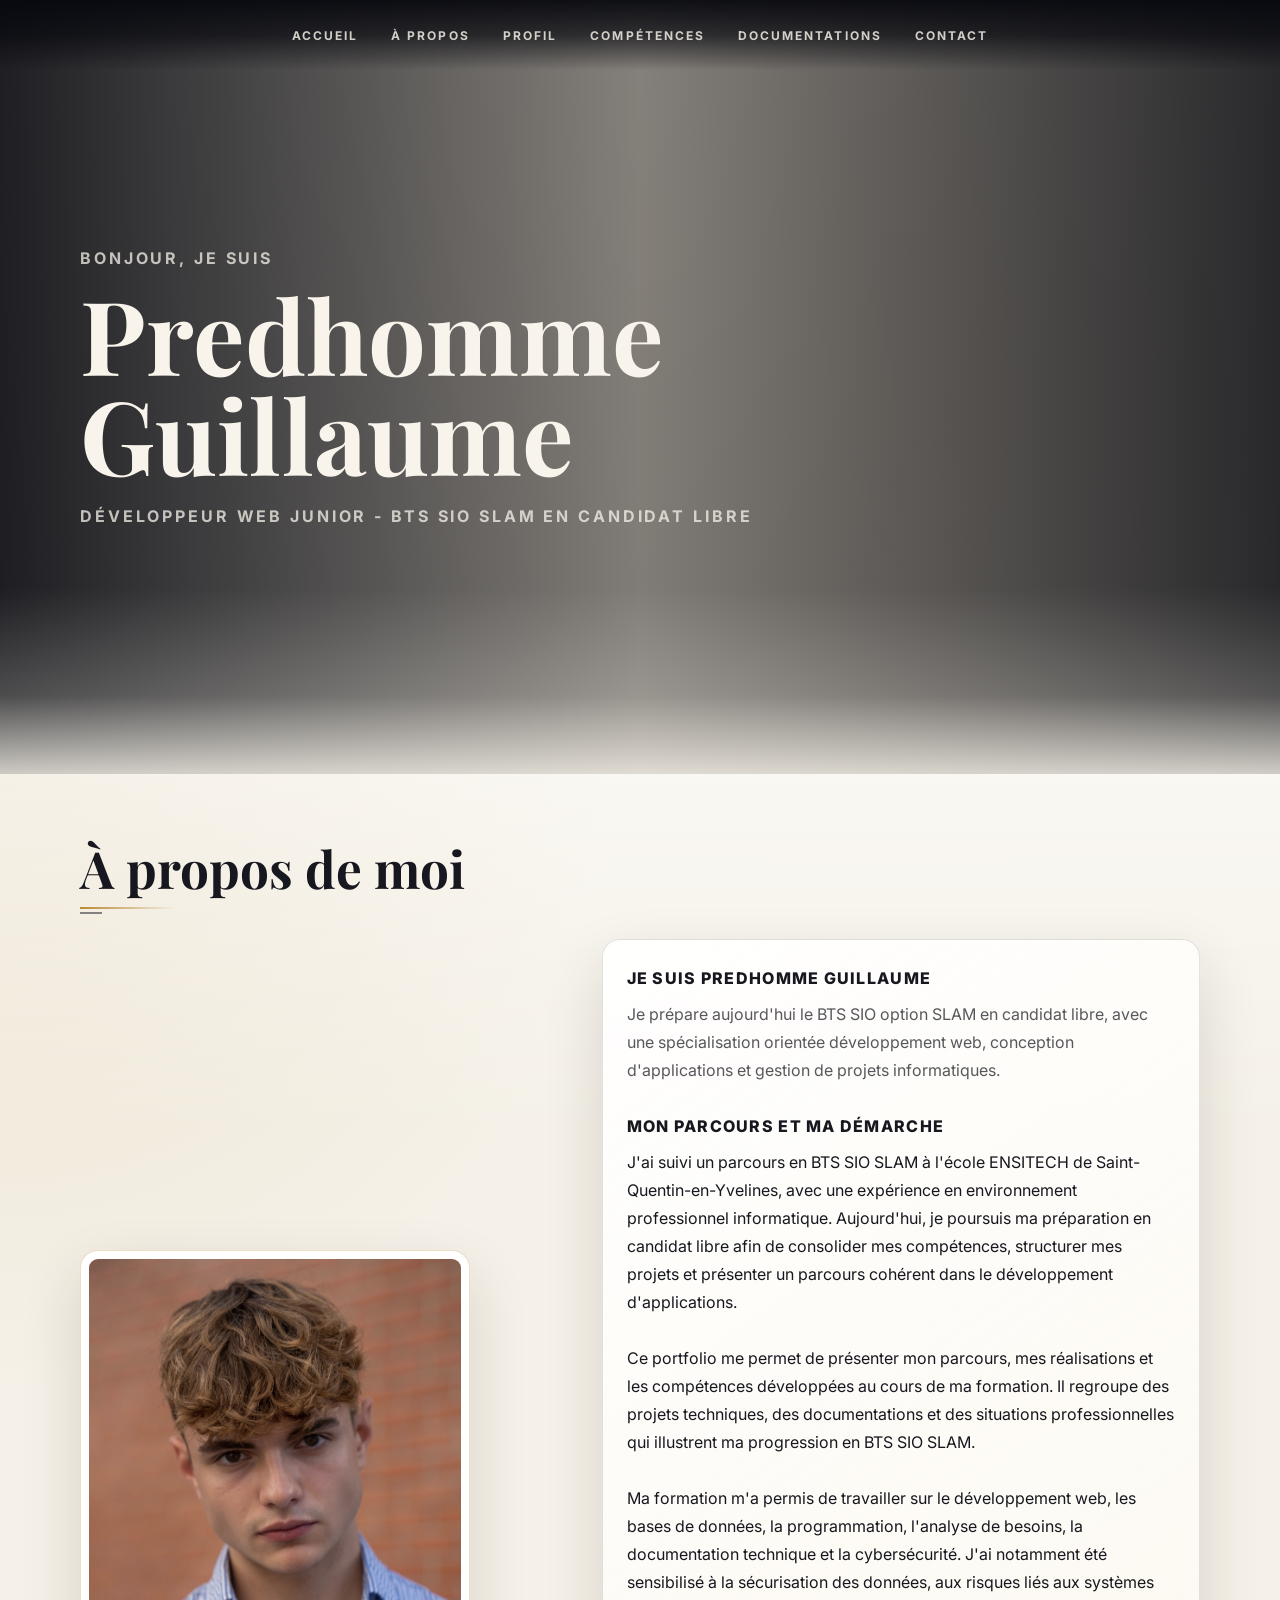
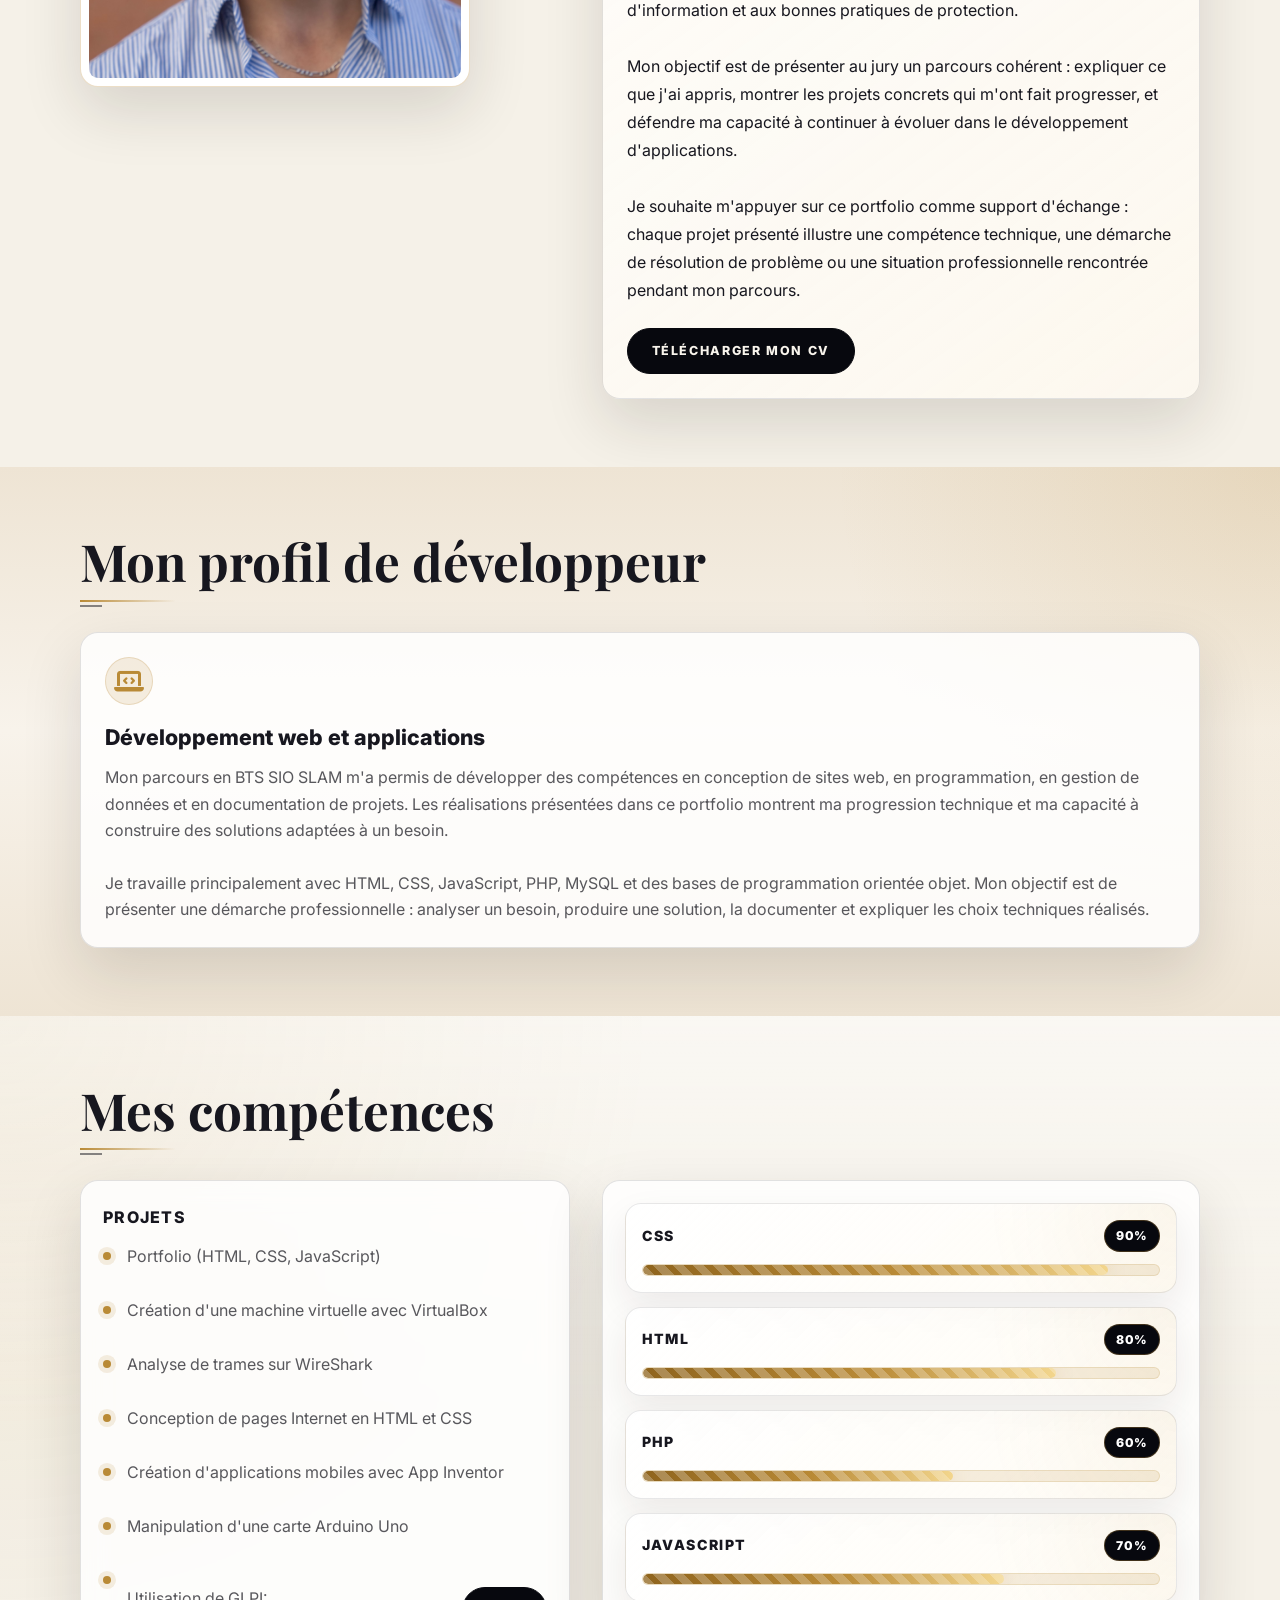
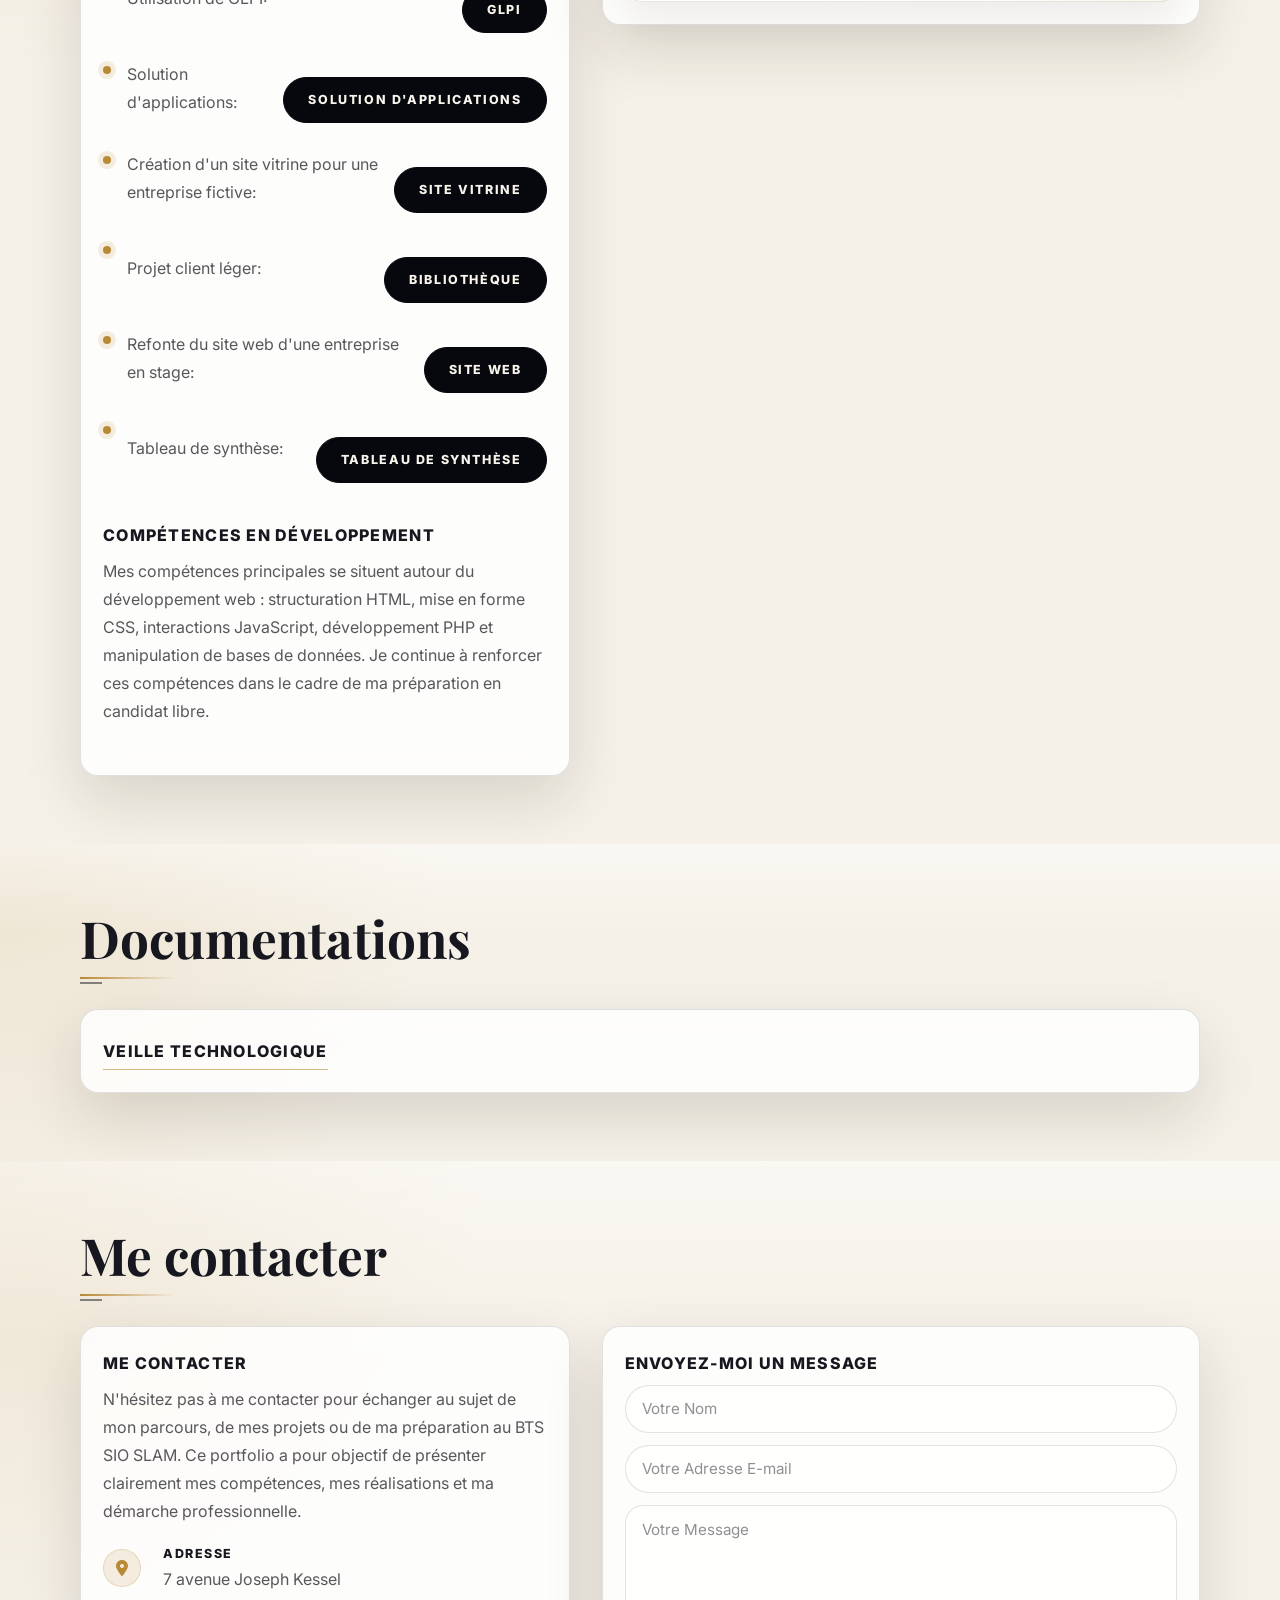
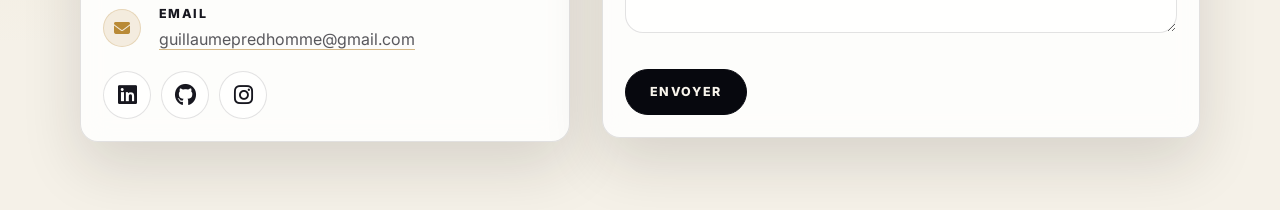
<file: index.html>
<!DOCTYPE html>
<html lang="fr">

<head>
  <meta charset="UTF-8">
  <meta name="viewport" content="width=device-width, initial-scale=1.0">
  <meta http-equiv="X-UA-Compatible" content="IE=edge,chrome=1">
  <meta name="keywords" content="BTS SIO, SLAM, portfolio, développement web, programmation, projets informatiques">
  <meta name="description" content="Portfolio de Guillaume Predhomme, candidat libre au BTS SIO option SLAM, présentant son parcours, ses compétences et ses projets informatiques.">
  <meta name="author" content="Predhomme Guillaume">
  <title>Predhomme Guillaume | Portfolio BTS SIO SLAM</title>
  <link rel="stylesheet" href="CSS portfolio.css">
  <link rel="stylesheet" href="https://cdnjs.cloudflare.com/ajax/libs/font-awesome/6.5.0/css/all.min.css">
  <script src="Javascript1.js"></script>



</head>


<body>


  <div class="scroll-up-btn">
    <i class="fas fa-angle-up"></i>
  </div>


  <nav class="navbar">
    <div class="max-width">
      <ul class="menu">
        <li><a href="#home" class="menu-btn"><strong>Accueil</strong></a></li>
        <li><a href="#about" class="menu-btn"><strong>À propos</strong></a></li>
        <li><a href="#services" class="menu-btn"><strong>Profil</strong></a></li>
        <li><a href="#skills" class="menu-btn"><strong>Compétences</strong></a></li>
        <li><a href="#documentations" class="menu-btn"><strong>Documentations</strong></a></li>
        <li><a href="#contact" class="menu-btn"><strong>Contact</strong></a></li>

      </ul>
      <div class="menu-btn">
        <i class="fas fa-bars"></i>
      </div>
    </div>
  </nav>



  <section class="home" id="home">
    <div class="max-width">
      <div class="home-content">
        <div class="text-1">Bonjour, je suis</div>
        <div class="text-2">Predhomme Guillaume</div>
        <div class="text-3">Développeur web junior - BTS SIO SLAM en candidat libre <span class="typing"></span></div>
      </div>
    </div>
  </section>



  <section class="about" id="about">
    <div class="max-width">
      <h2 class="title">À propos de moi</h2>
      <div class="about-content">
        <div class="column left">
          <img src="photo13 - Copy.jpg" alt="Photo1">
        </div>
        <div class="column right">
          <div class="text">Je suis Predhomme Guillaume <span class="typing-2"></span></div>
          <p>Je prépare aujourd'hui le BTS SIO option SLAM en candidat libre, avec une spécialisation orientée développement web, conception d'applications et gestion de projets informatiques.</p>
          <br>
          <div class="text">Mon parcours et ma démarche</div>
          J'ai suivi un parcours en BTS SIO SLAM à l'école ENSITECH de Saint-Quentin-en-Yvelines, avec une expérience en environnement professionnel informatique. Aujourd'hui, je poursuis ma préparation en candidat libre afin de consolider mes compétences, structurer mes projets et présenter un parcours cohérent dans le développement d'applications.<br>

<br>Ce portfolio me permet de présenter mon parcours, mes réalisations et les compétences développées au cours de ma formation. Il regroupe des projets techniques, des documentations et des situations professionnelles qui illustrent ma progression en BTS SIO SLAM.<br>

<br>Ma formation m'a permis de travailler sur le développement web, les bases de données, la programmation, l'analyse de besoins, la documentation technique et la cybersécurité. J'ai notamment été sensibilisé à la sécurisation des données, aux risques liés aux systèmes d'information et aux bonnes pratiques de protection.<br>

<br>Mon objectif est de présenter au jury un parcours cohérent : expliquer ce que j'ai appris, montrer les projets concrets qui m'ont fait progresser, et défendre ma capacité à continuer à évoluer dans le développement d'applications.<br>

<br>Je souhaite m'appuyer sur ce portfolio comme support d'échange : chaque projet présenté illustre une compétence technique, une démarche de résolution de problème ou une situation professionnelle rencontrée pendant mon parcours.<br>

         <a href="template__ensitech (3).pdf" target="_blank">Télécharger mon CV</a>
        </div>
      </div>
    </div>
  </section>



  <section class="services" id="services">
    <div class="max-width">
      <h2 class="title">Mon profil de développeur</h2>
      <div class="serv-content">
        <div class="card">
          <div class="box">
            <i class="fas fa-laptop-code"></i>
            <div class="text">Développement web et applications</div>
            <p>Mon parcours en BTS SIO SLAM m'a permis de développer des compétences en conception de sites web, en programmation, en gestion de données et en documentation de projets. Les réalisations présentées dans ce portfolio montrent ma progression technique et ma capacité à construire des solutions adaptées à un besoin.
            <br>
            <br>
              Je travaille principalement avec HTML, CSS, JavaScript, PHP, MySQL et des bases de programmation orientée objet. Mon objectif est de présenter une démarche professionnelle : analyser un besoin, produire une solution, la documenter et expliquer les choix techniques réalisés.</p>
          </div>

        </div>
      </div>
    </div>
  </section>


  <section class="skills" id="skills">
    <div class="max-width">
      <h2 class="title">Mes compétences</h2>
      <div class="skills-content">
        <div class="column left">
          <div class="text">Projets</div>

          <ul class="projects-list">
            <li class="projet">Portfolio (HTML, CSS, JavaScript)</li>
            <li class="projet">Création d'une machine virtuelle avec VirtualBox</li>
            <li class="projet">Analyse de trames sur WireShark</li>
            <li class="projet">Conception de pages Internet en HTML et CSS</li>
            <li class="projet">Création d'applications mobiles avec App Inventor</li>
            <li class="projet">Manipulation d'une carte Arduino Uno</li>
            <li class="projet">Utilisation de GLPI:
              <a href="GLPI TP SLAM PREDHOMME G (1).pdf" target="_blank"> GLPI</a></li>
              <li class="projet">Solution d'applications:
                <a href="Solutions_Applications_ap2.pdf" target="_blank"> Solution d'applications</a></li>
            <li class="projet">Création d'un site vitrine pour une entreprise fictive:
              <a href="TheEthernityCloud.pdf" target="_blank">Site vitrine </a> </li>
             <li class="projet">Projet client léger:
                <a href="doc.pdf" target="_blank">Bibliothèque</a></li>

             <li class="projet">Refonte du site web d'une entreprise en stage:
              <a href="Stage compte rendu.pdf" target="_blank">site web </a> </li>
              <li class="projet">Tableau de synthèse:
                <a href="Tableau de synthese fini.pdf" target="_blank">Tableau de synthèse </a> </li>




          </ul>

          <br>
          <div class="text">Compétences en développement</div>

          <p>
            Mes compétences principales se situent autour du développement web : structuration HTML, mise en forme CSS, interactions JavaScript, développement PHP et manipulation de bases de données. Je continue à renforcer ces compétences dans le cadre de ma préparation en candidat libre.
          </p>
          <br>
        </div>
        <div class="column right">
          <div class="bars">
            <div class="info">
              <span>CSS</span>
              <span>90%</span>
            </div>
            <div class="line python"></div>
          </div>
          <div class="bars">
            <div class="info">
              <span>HTML</span>
              <span>80%</span>
            </div>
            <div class="line html"></div>
          </div>
          <div class="bars">
            <div class="info">
              <span>PHP</span>
              <span>60%</span>
            </div>
            <div class="line css"></div>
          </div>
          <div class="bars">
            <div class="info">
              <span>JavaScript</span>
              <span>70%</span>
            </div>
            <div class="line js"></div>
          </div>


          </div>
        </div>
      </div>
  </section>

  <section class="documentations" id="documentations">
    <div class="max-width">
      <h2 class="title">Documentations</h2>
      <div class="documentations-content">
        <nav>
          <ul>
            <li><a href="Veilles technologique.html">Veille technologique</a></li>
          </ul>
        </nav>
      </div>
    </div>
  </section>




  <section class="contact" id="contact">
  <div class="max-width">
    <h2 class="title">Me contacter</h2>
    <div class="contact-content">
      <div class="column left">
        <div class="text">Me contacter</div>
        <p>N'hésitez pas à me contacter pour échanger au sujet de mon parcours, de mes projets ou de ma préparation au BTS SIO SLAM. Ce portfolio a pour objectif de présenter clairement mes compétences, mes réalisations et ma démarche professionnelle.</p>
        <div class="icons">
          <div class="row">
            <div class="info">
              <div class="head">&nbsp;Adresse</div>
              <div class="sub-title">&nbsp;7 avenue Joseph Kessel</div>
            </div>
          </div>
          <div class="row">
            <i class="fa-solid"></i>
            <div class="info">
              <div class="head">Email</div>
              <div class="sub-title"><a href="mailto:guillaumepredhomme@gmail.com" style="text-decoration: none; color: #333;">guillaumepredhomme@gmail.com</a></div>
            </div>
          </div>

        </div>
        <div class="social-menu">
          <ul>
  <li>
    <a href="https://www.linkedin.com/in/guillaume-predhomme-29634222a/" target="_blank">
      <i class="fab fa-linkedin"></i>
    </a>
  </li>
  <li>
    <a href="https://github.com/Gui0001" target="_blank">
      <i class="fab fa-github"></i>
    </a>
  </li>
  <li>
    <a href="https://www.instagram.com/gui.prdhm/" target="_blank">
      <i class="fab fa-instagram"></i>
    </a>
  </li>
</ul>

        </div>
      </div>
      <div class="column right">
        <div class="text">Envoyez-moi un message</div>
        <form id="contact-form" action="mailto:guillaumepredhomme@gmail.com" method="POST" enctype="multipart/form-data">
          <input type="text" name="name" class="field" placeholder="Votre Nom" required>
          <input type="email" name="email" class="field" placeholder="Votre Adresse E-mail" required>
          <textarea name="message" class="field" placeholder="Votre Message" required></textarea>
          <input type="submit" value="Envoyer" class="btn">
        </form>
      </div>
    </div>
  </div>
</section>







</body>


</html>
</file>
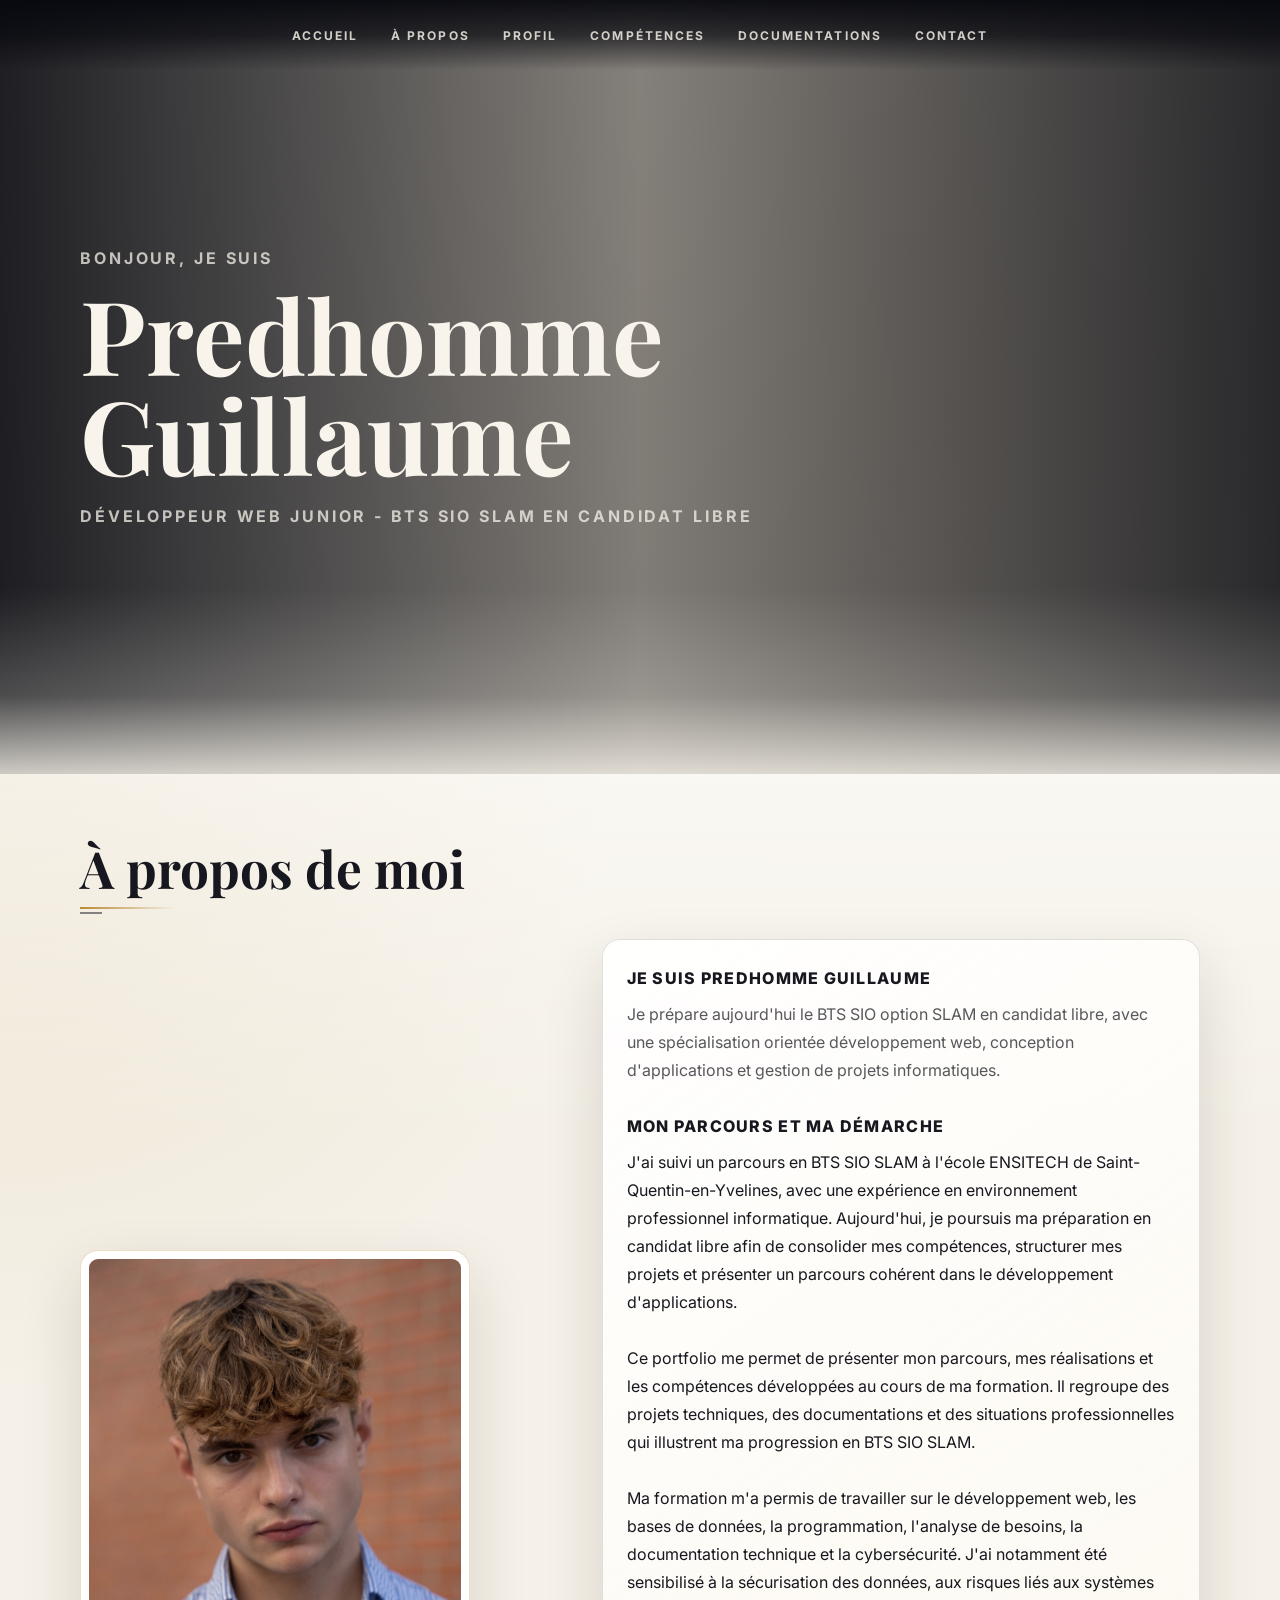
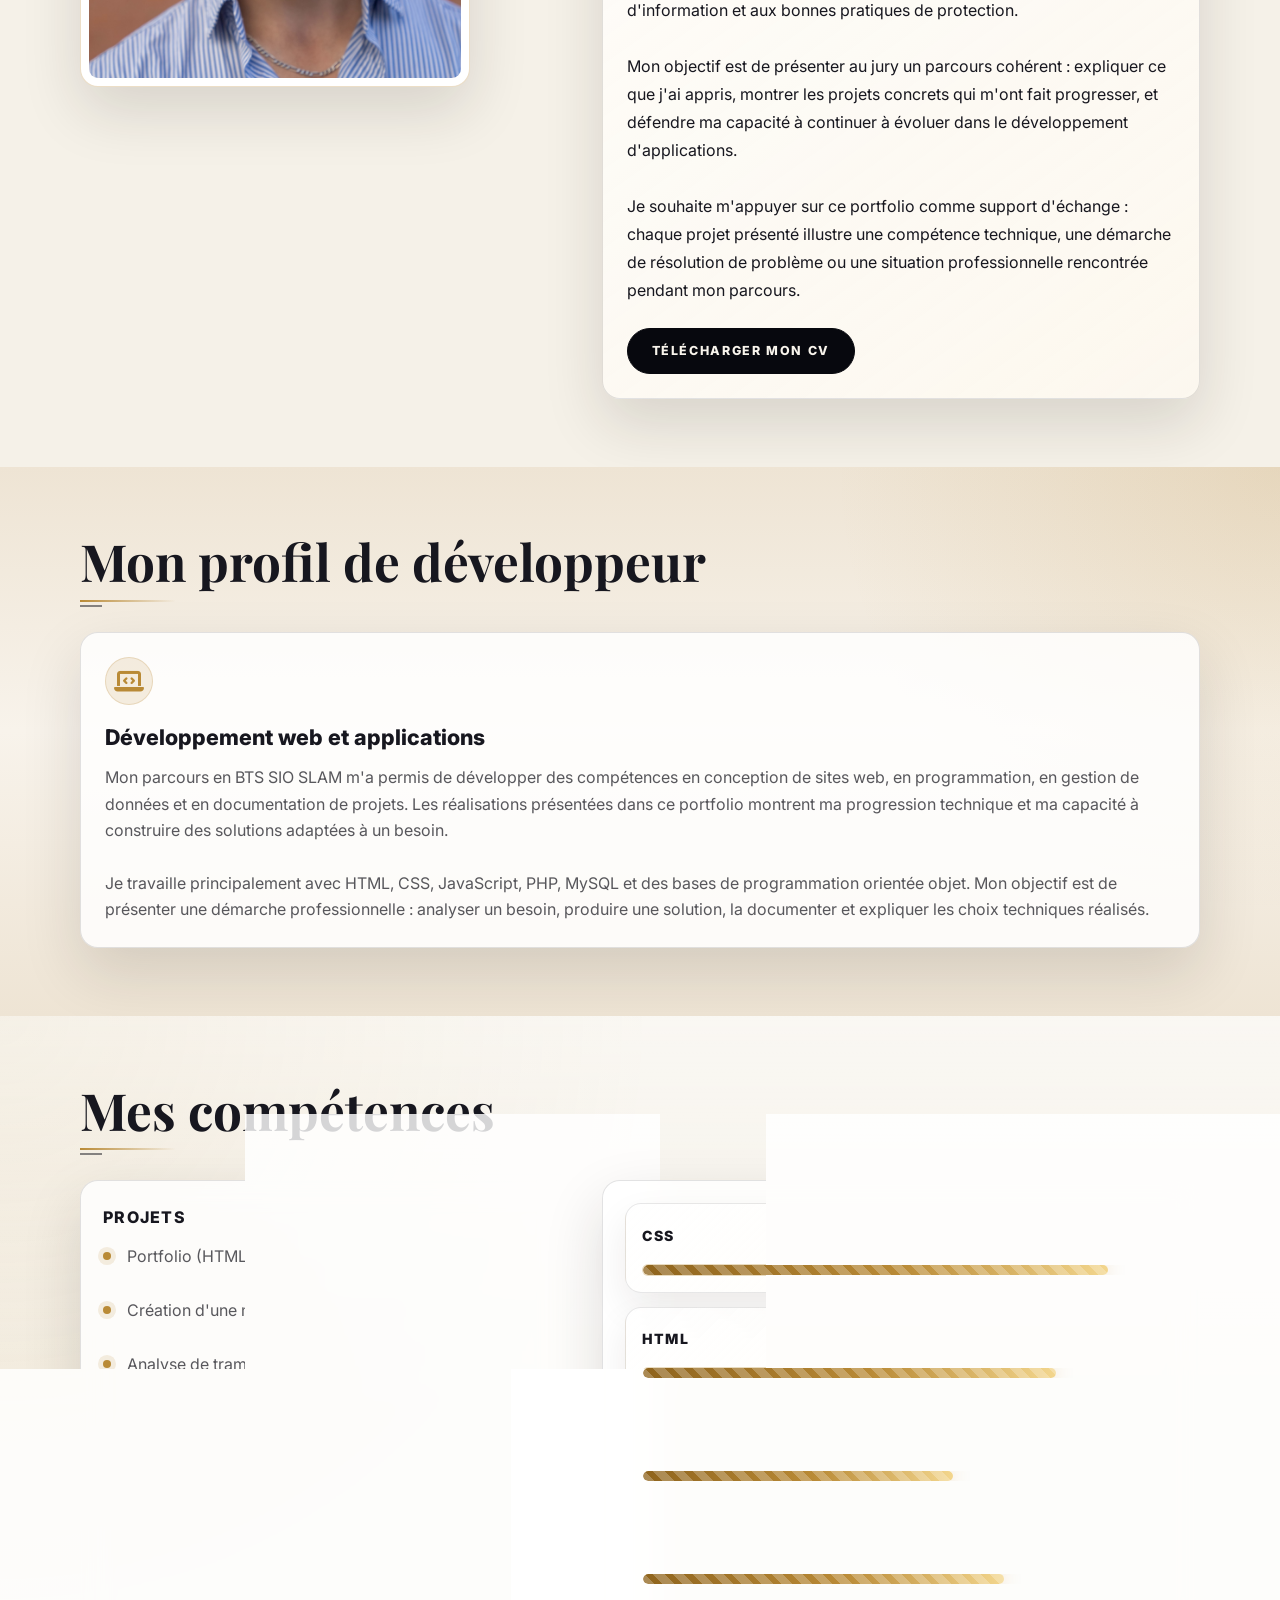
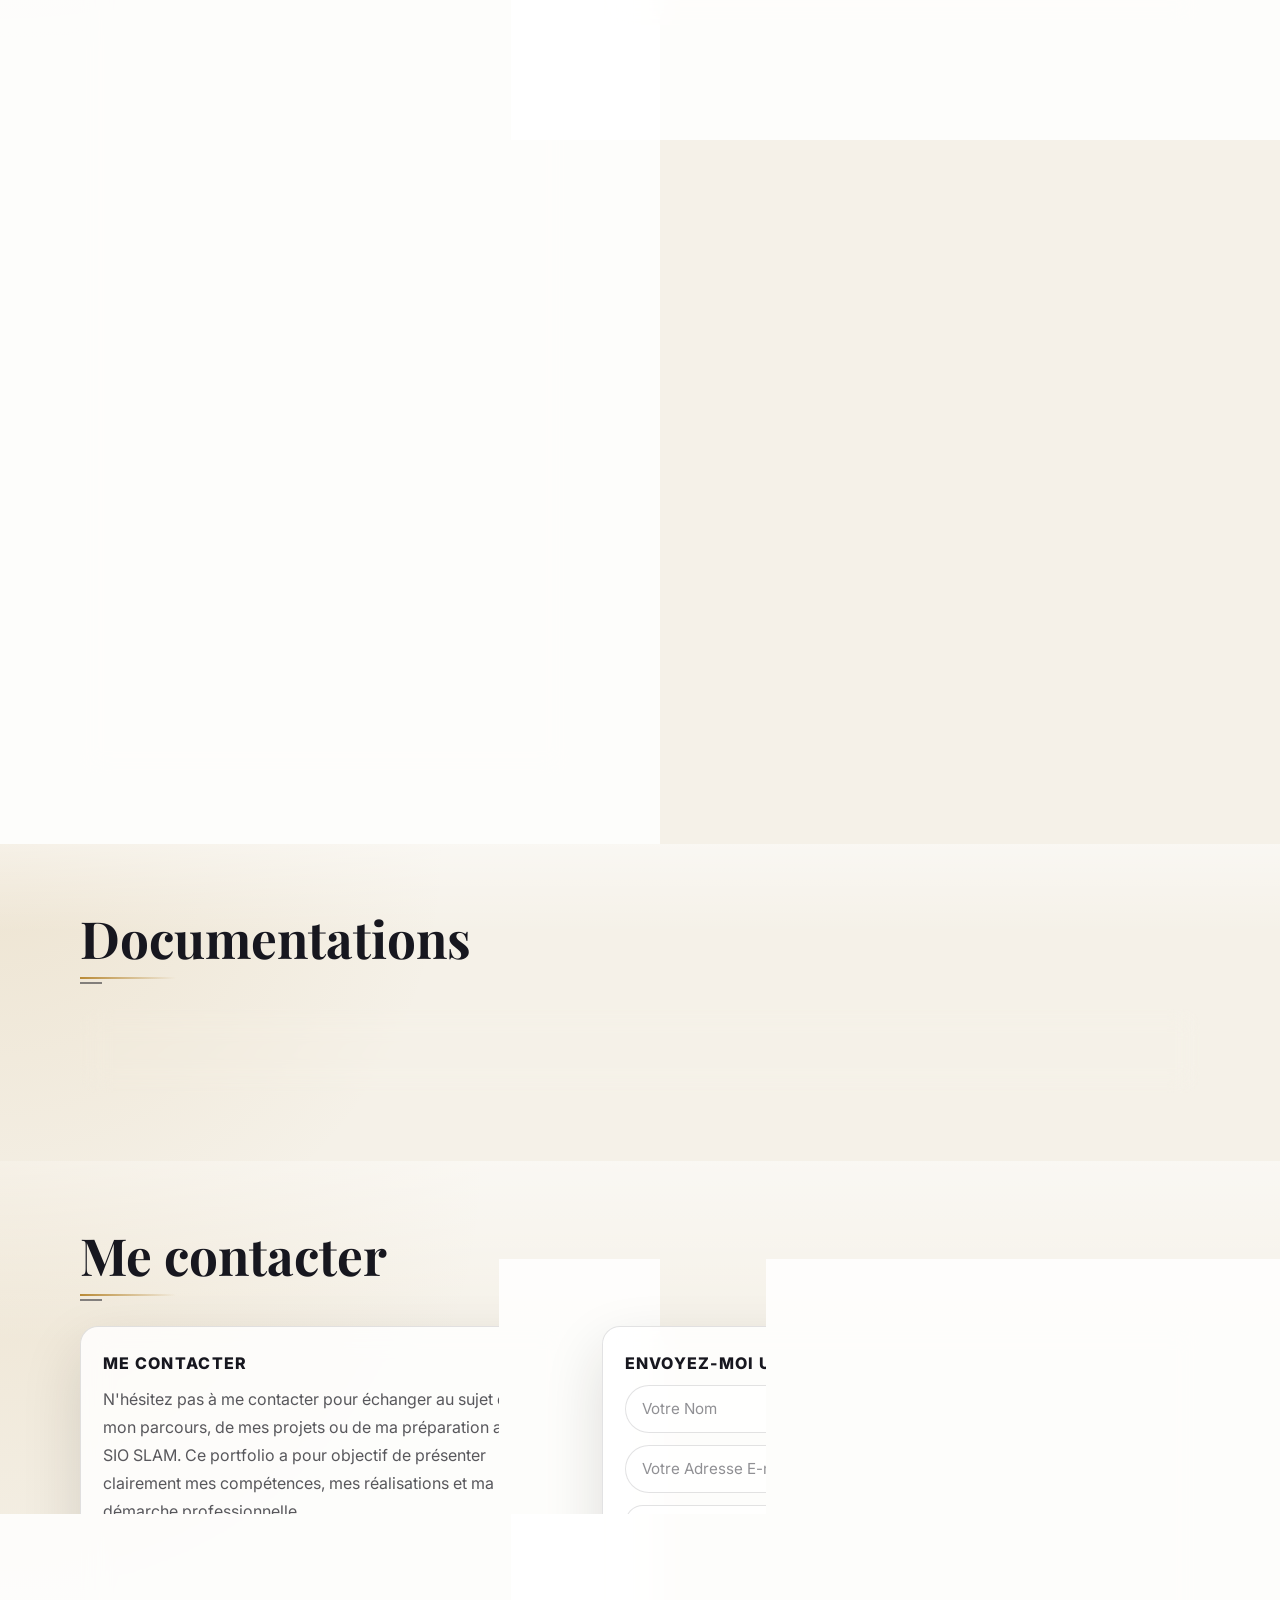
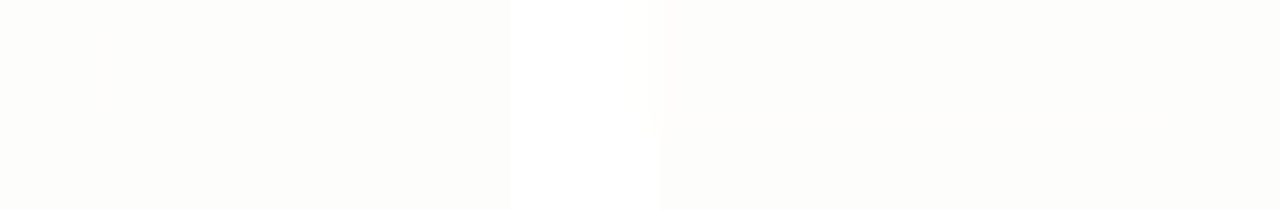
<file: Html Portfolio.html>
<!DOCTYPE html>
<html lang="fr">

<head>
  <meta charset="UTF-8">
  <meta name="viewport" content="width=device-width, initial-scale=1.0">
  <meta http-equiv="X-UA-Compatible" content="IE=edge,chrome=1">
  <meta name="keywords" content="BTS SIO, SLAM, portfolio, développement web, programmation, projets informatiques">
  <meta name="description" content="Portfolio de Guillaume Predhomme, candidat libre au BTS SIO option SLAM, présentant son parcours, ses compétences et ses projets informatiques.">
  <meta name="author" content="Predhomme Guillaume">
  <title>Predhomme Guillaume | Portfolio BTS SIO SLAM</title>
  <link rel="stylesheet" href="CSS portfolio.css">
  <link rel="stylesheet" href="https://cdnjs.cloudflare.com/ajax/libs/font-awesome/6.5.0/css/all.min.css">
  <script src="Javascript1.js"></script>



</head>


<body>


  <div class="scroll-up-btn">
    <i class="fas fa-angle-up"></i>
  </div>


  <nav class="navbar">
    <div class="max-width">
      <ul class="menu">
        <li><a href="#home" class="menu-btn"><strong>Accueil</strong></a></li>
        <li><a href="#about" class="menu-btn"><strong>À propos</strong></a></li>
        <li><a href="#services" class="menu-btn"><strong>Profil</strong></a></li>
        <li><a href="#skills" class="menu-btn"><strong>Compétences</strong></a></li>
        <li><a href="#documentations" class="menu-btn"><strong>Documentations</strong></a></li>
        <li><a href="#contact" class="menu-btn"><strong>Contact</strong></a></li>

      </ul>
      <div class="menu-btn">
        <i class="fas fa-bars"></i>
      </div>
    </div>
  </nav>



  <section class="home" id="home">
    <div class="max-width">
      <div class="home-content">
        <div class="text-1">Bonjour, je suis</div>
        <div class="text-2">Predhomme Guillaume</div>
        <div class="text-3">Développeur web junior - BTS SIO SLAM en candidat libre <span class="typing"></span></div>
      </div>
    </div>
  </section>



  <section class="about" id="about">
    <div class="max-width">
      <h2 class="title">À propos de moi</h2>
      <div class="about-content">
        <div class="column left">
          <img src="photo13 - Copy.jpg" alt="Photo1">
        </div>
        <div class="column right">
          <div class="text">Je suis Predhomme Guillaume <span class="typing-2"></span></div>
          <p>Je prépare aujourd'hui le BTS SIO option SLAM en candidat libre, avec une spécialisation orientée développement web, conception d'applications et gestion de projets informatiques.</p>
          <br>
          <div class="text">Mon parcours et ma démarche</div>
          J'ai suivi un parcours en BTS SIO SLAM à l'école ENSITECH de Saint-Quentin-en-Yvelines, avec une expérience en environnement professionnel informatique. Aujourd'hui, je poursuis ma préparation en candidat libre afin de consolider mes compétences, structurer mes projets et présenter un parcours cohérent dans le développement d'applications.<br>

<br>Ce portfolio me permet de présenter mon parcours, mes réalisations et les compétences développées au cours de ma formation. Il regroupe des projets techniques, des documentations et des situations professionnelles qui illustrent ma progression en BTS SIO SLAM.<br>

<br>Ma formation m'a permis de travailler sur le développement web, les bases de données, la programmation, l'analyse de besoins, la documentation technique et la cybersécurité. J'ai notamment été sensibilisé à la sécurisation des données, aux risques liés aux systèmes d'information et aux bonnes pratiques de protection.<br>

<br>Mon objectif est de présenter au jury un parcours cohérent : expliquer ce que j'ai appris, montrer les projets concrets qui m'ont fait progresser, et défendre ma capacité à continuer à évoluer dans le développement d'applications.<br>

<br>Je souhaite m'appuyer sur ce portfolio comme support d'échange : chaque projet présenté illustre une compétence technique, une démarche de résolution de problème ou une situation professionnelle rencontrée pendant mon parcours.<br>

         <a href="template__ensitech (3).pdf" target="_blank">Télécharger mon CV</a>
        </div>
      </div>
    </div>
  </section>



  <section class="services" id="services">
    <div class="max-width">
      <h2 class="title">Mon profil de développeur</h2>
      <div class="serv-content">
        <div class="card">
          <div class="box">
            <i class="fas fa-laptop-code"></i>
            <div class="text">Développement web et applications</div>
            <p>Mon parcours en BTS SIO SLAM m'a permis de développer des compétences en conception de sites web, en programmation, en gestion de données et en documentation de projets. Les réalisations présentées dans ce portfolio montrent ma progression technique et ma capacité à construire des solutions adaptées à un besoin.
            <br>
            <br>
              Je travaille principalement avec HTML, CSS, JavaScript, PHP, MySQL et des bases de programmation orientée objet. Mon objectif est de présenter une démarche professionnelle : analyser un besoin, produire une solution, la documenter et expliquer les choix techniques réalisés.</p>
          </div>

        </div>
      </div>
    </div>
  </section>


  <section class="skills" id="skills">
    <div class="max-width">
      <h2 class="title">Mes compétences</h2>
      <div class="skills-content">
        <div class="column left">
          <div class="text">Projets</div>

          <ul class="projects-list">
            <li class="projet">Portfolio (HTML, CSS, JavaScript)</li>
            <li class="projet">Création d'une machine virtuelle avec VirtualBox</li>
            <li class="projet">Analyse de trames sur WireShark</li>
            <li class="projet">Conception de pages Internet en HTML et CSS</li>
            <li class="projet">Création d'applications mobiles avec App Inventor</li>
            <li class="projet">Manipulation d'une carte Arduino Uno</li>
            <li class="projet">Utilisation de GLPI:
              <a href="GLPI TP SLAM PREDHOMME G (1).pdf" target="_blank"> GLPI</a></li>
              <li class="projet">Solution d'applications:
                <a href="Solutions_Applications_ap2.pdf" target="_blank"> Solution d'applications</a></li>
            <li class="projet">Création d'un site vitrine pour une entreprise fictive:
              <a href="TheEthernityCloud.pdf" target="_blank">Site vitrine </a> </li>
             <li class="projet">Projet client léger:
                <a href="doc.pdf" target="_blank">Bibliothèque</a></li>

             <li class="projet">Refonte du site web d'une entreprise en stage:
              <a href="Stage compte rendu.pdf" target="_blank">site web </a> </li>
              <li class="projet">Tableau de synthèse:
                <a href="Tableau de synthese fini.pdf" target="_blank">Tableau de synthèse </a> </li>




          </ul>

          <br>
          <div class="text">Compétences en développement</div>

          <p>
            Mes compétences principales se situent autour du développement web : structuration HTML, mise en forme CSS, interactions JavaScript, développement PHP et manipulation de bases de données. Je continue à renforcer ces compétences dans le cadre de ma préparation en candidat libre.
          </p>
          <br>
        </div>
        <div class="column right">
          <div class="bars">
            <div class="info">
              <span>CSS</span>
              <span>90%</span>
            </div>
            <div class="line python"></div>
          </div>
          <div class="bars">
            <div class="info">
              <span>HTML</span>
              <span>80%</span>
            </div>
            <div class="line html"></div>
          </div>
          <div class="bars">
            <div class="info">
              <span>PHP</span>
              <span>60%</span>
            </div>
            <div class="line css"></div>
          </div>
          <div class="bars">
            <div class="info">
              <span>JavaScript</span>
              <span>70%</span>
            </div>
            <div class="line js"></div>
          </div>


          </div>
        </div>
      </div>
  </section>

  <section class="documentations" id="documentations">
    <div class="max-width">
      <h2 class="title">Documentations</h2>
      <div class="documentations-content">
        <nav>
          <ul>
            <li><a href="Veilles technologique.html">Veille technologique</a></li>
          </ul>
        </nav>
      </div>
    </div>
  </section>




  <section class="contact" id="contact">
  <div class="max-width">
    <h2 class="title">Me contacter</h2>
    <div class="contact-content">
      <div class="column left">
        <div class="text">Me contacter</div>
        <p>N'hésitez pas à me contacter pour échanger au sujet de mon parcours, de mes projets ou de ma préparation au BTS SIO SLAM. Ce portfolio a pour objectif de présenter clairement mes compétences, mes réalisations et ma démarche professionnelle.</p>
        <div class="icons">
          <div class="row">
            <div class="info">
              <div class="head">&nbsp;Adresse</div>
              <div class="sub-title">&nbsp;7 avenue Joseph Kessel</div>
            </div>
          </div>
          <div class="row">
            <i class="fa-solid"></i>
            <div class="info">
              <div class="head">Email</div>
              <div class="sub-title"><a href="mailto:guillaumepredhomme@gmail.com" style="text-decoration: none; color: #333;">guillaumepredhomme@gmail.com</a></div>
            </div>
          </div>

        </div>
        <div class="social-menu">
          <ul>
  <li>
    <a href="https://www.linkedin.com/in/guillaume-predhomme-29634222a/" target="_blank">
      <i class="fab fa-linkedin"></i>
    </a>
  </li>
  <li>
    <a href="https://github.com/Gui0001" target="_blank">
      <i class="fab fa-github"></i>
    </a>
  </li>
  <li>
    <a href="https://www.instagram.com/gui.prdhm/" target="_blank">
      <i class="fab fa-instagram"></i>
    </a>
  </li>
</ul>

        </div>
      </div>
      <div class="column right">
        <div class="text">Envoyez-moi un message</div>
        <form id="contact-form" action="mailto:guillaumepredhomme@gmail.com" method="POST" enctype="multipart/form-data">
          <input type="text" name="name" class="field" placeholder="Votre Nom" required>
          <input type="email" name="email" class="field" placeholder="Votre Adresse E-mail" required>
          <textarea name="message" class="field" placeholder="Votre Message" required></textarea>
          <input type="submit" value="Envoyer" class="btn">
        </form>
      </div>
    </div>
  </div>
</section>







</body>


</html>
</file>
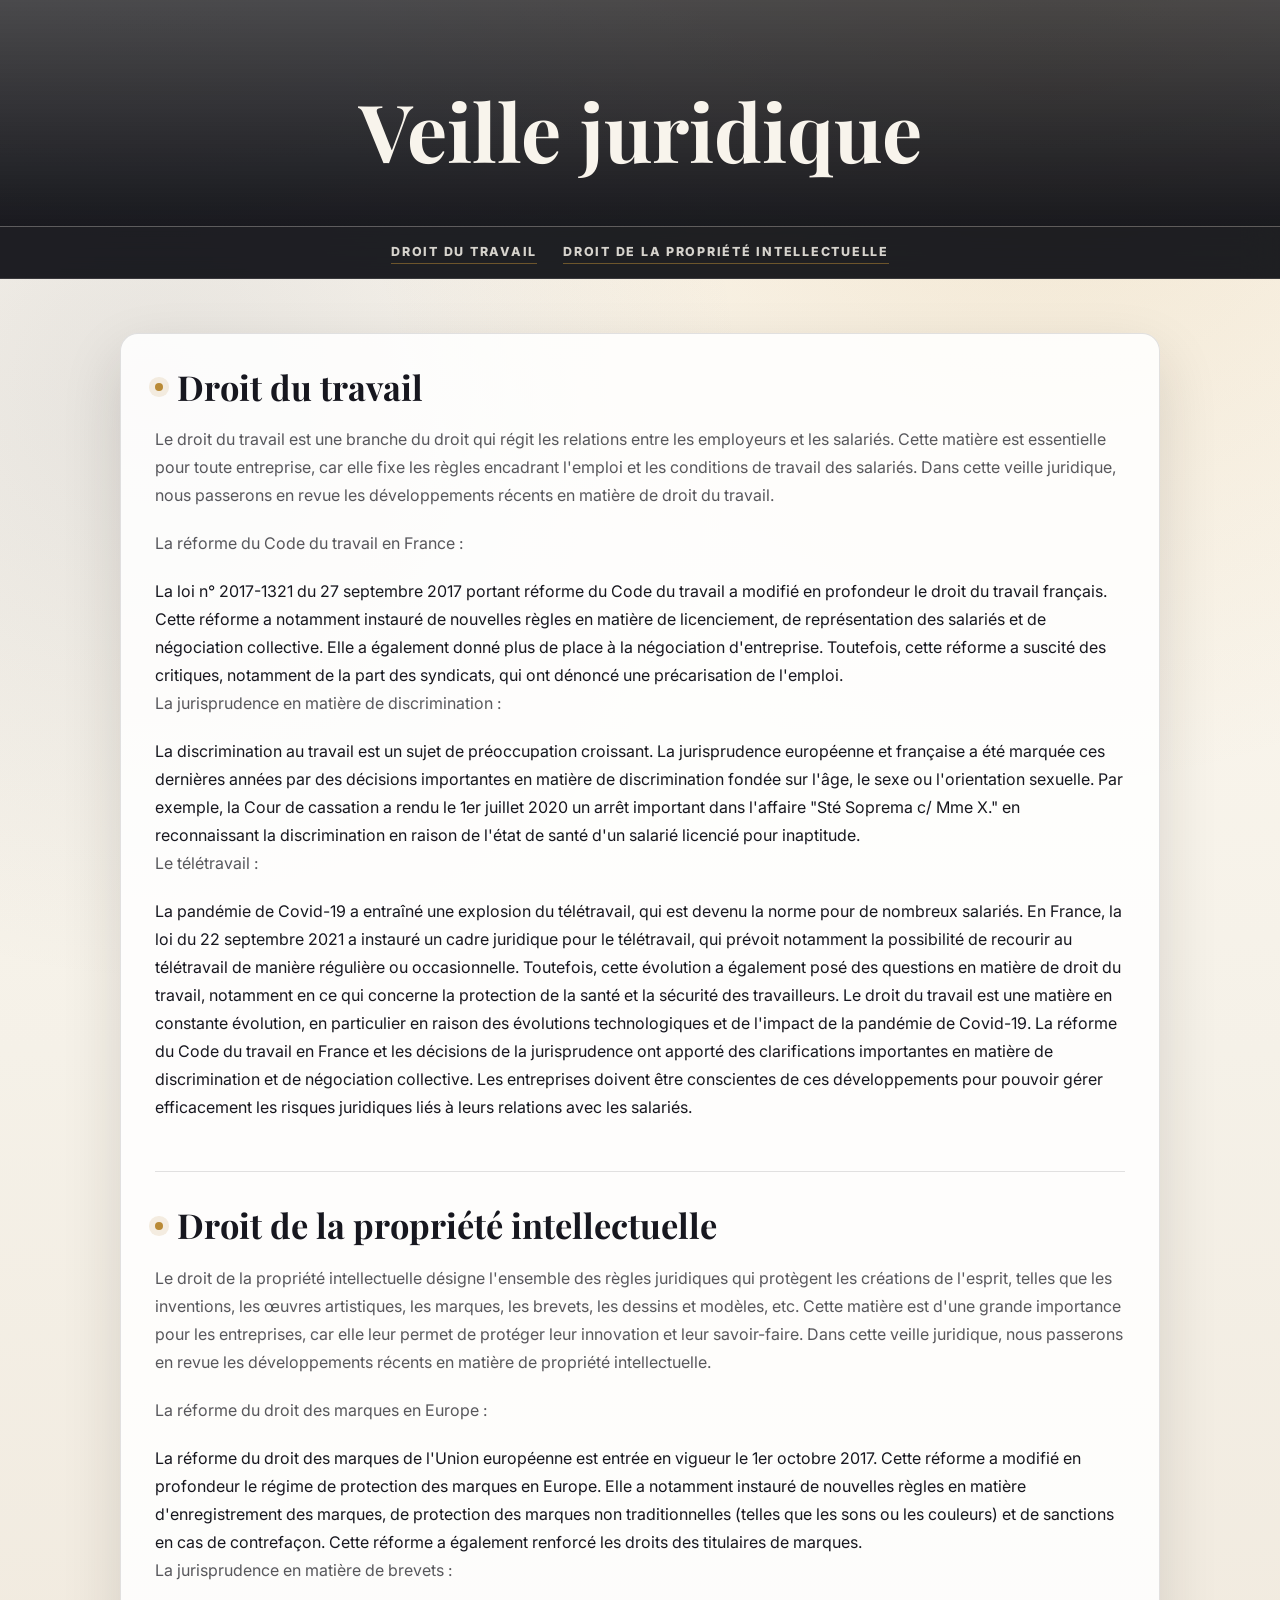
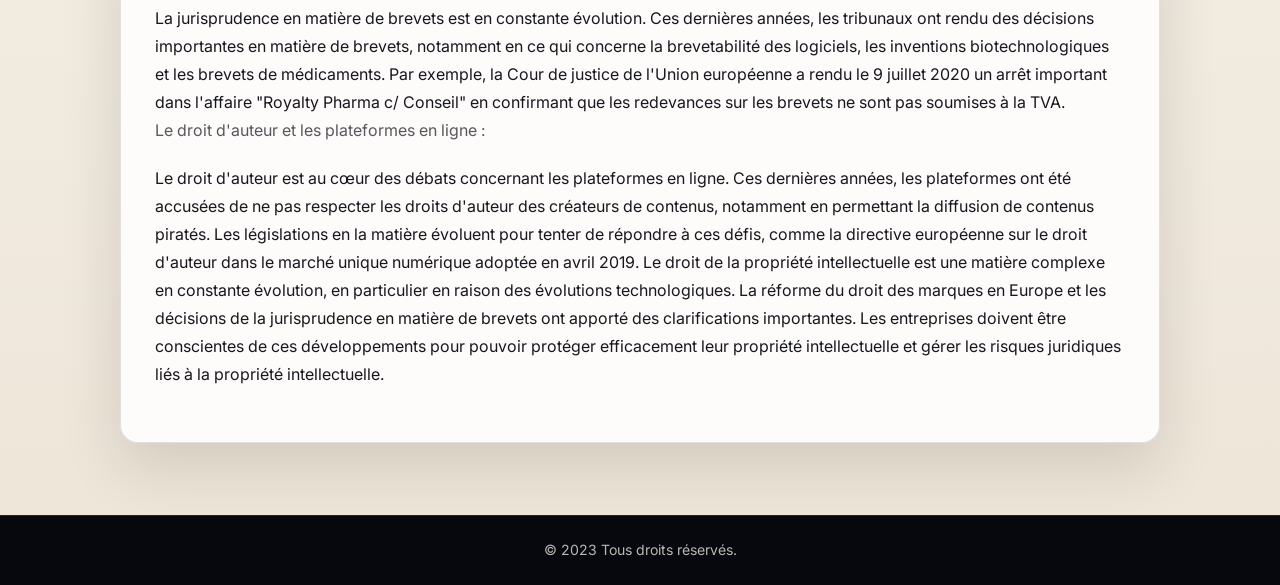
<file: Veilles juridique.html>
<!DOCTYPE html>
<html lang="fr">
<head>
  <meta charset="UTF-8">
  <meta name="viewport" content="width=device-width, initial-scale=1.0">
  <title>Veille juridique</title>
  <link rel="stylesheet" href="CSS veilles juridique.css">
</head>
<body>
  <header>
    <h1>Veille juridique</h1>
  </header>
  <nav>
    <ul>
      <li><a href="#droit-du-travail">Droit du travail</a></li>
      <li><a href="#droit-de-la-propriete-intellectuelle">Droit de la propriété intellectuelle</a></li>
    </ul>
  </nav>
  <main>
    <section id="droit-du-travail">
      <h2>Droit du travail</h2>
      <p>Le droit du travail est une branche du droit qui régit les relations entre les employeurs et les salariés. Cette matière est essentielle pour toute entreprise, car elle fixe les règles encadrant l'emploi et les conditions de travail des salariés. Dans cette veille juridique, nous passerons en revue les développements récents en matière de droit du travail.

       <p>La réforme du Code du travail en France :</p> 
        La loi n° 2017-1321 du 27 septembre 2017 portant réforme du Code du travail a modifié en profondeur le droit du travail français. Cette réforme a notamment instauré de nouvelles règles en matière de licenciement, de représentation des salariés et de négociation collective. Elle a également donné plus de place à la négociation d'entreprise. Toutefois, cette réforme a suscité des critiques, notamment de la part des syndicats, qui ont dénoncé une précarisation de l'emploi.
        
        <p>La jurisprudence en matière de discrimination :</p>
        La discrimination au travail est un sujet de préoccupation croissant. La jurisprudence européenne et française a été marquée ces dernières années par des décisions importantes en matière de discrimination fondée sur l'âge, le sexe ou l'orientation sexuelle. Par exemple, la Cour de cassation a rendu le 1er juillet 2020 un arrêt important dans l'affaire "Sté Soprema c/ Mme X." en reconnaissant la discrimination en raison de l'état de santé d'un salarié licencié pour inaptitude.
        
        <p>Le télétravail :</p>
        La pandémie de Covid-19 a entraîné une explosion du télétravail, qui est devenu la norme pour de nombreux salariés. En France, la loi du 22 septembre 2021 a instauré un cadre juridique pour le télétravail, qui prévoit notamment la possibilité de recourir au télétravail de manière régulière ou occasionnelle. Toutefois, cette évolution a également posé des questions en matière de droit du travail, notamment en ce qui concerne la protection de la santé et la sécurité des travailleurs.
        
        Le droit du travail est une matière en constante évolution, en particulier en raison des évolutions technologiques et de l'impact de la pandémie de Covid-19. La réforme du Code du travail en France et les décisions de la jurisprudence ont apporté des clarifications importantes en matière de discrimination et de négociation collective. Les entreprises doivent être conscientes de ces développements pour pouvoir gérer efficacement les risques juridiques liés à leurs relations avec les salariés.</p>
    </section>
    <section id="droit-de-la-propriete-intellectuelle">
      <h2>Droit de la propriété intellectuelle</h2>
    <p>Le droit de la propriété intellectuelle désigne l'ensemble des règles juridiques qui protègent les créations de l'esprit, telles que les inventions, les œuvres artistiques, les marques, les brevets, les dessins et modèles, etc. Cette matière est d'une grande importance pour les entreprises, car elle leur permet de protéger leur innovation et leur savoir-faire. Dans cette veille juridique, nous passerons en revue les développements récents en matière de propriété intellectuelle.

        <p>La réforme du droit des marques en Europe :</p>
        La réforme du droit des marques de l'Union européenne est entrée en vigueur le 1er octobre 2017. Cette réforme a modifié en profondeur le régime de protection des marques en Europe. Elle a notamment instauré de nouvelles règles en matière d'enregistrement des marques, de protection des marques non traditionnelles (telles que les sons ou les couleurs) et de sanctions en cas de contrefaçon. Cette réforme a également renforcé les droits des titulaires de marques.
        
        <p>La jurisprudence en matière de brevets :</p>
        La jurisprudence en matière de brevets est en constante évolution. Ces dernières années, les tribunaux ont rendu des décisions importantes en matière de brevets, notamment en ce qui concerne la brevetabilité des logiciels, les inventions biotechnologiques et les brevets de médicaments. Par exemple, la Cour de justice de l'Union européenne a rendu le 9 juillet 2020 un arrêt important dans l'affaire "Royalty Pharma c/ Conseil" en confirmant que les redevances sur les brevets ne sont pas soumises à la TVA.
        
        <p>Le droit d'auteur et les plateformes en ligne :</p>
        Le droit d'auteur est au cœur des débats concernant les plateformes en ligne. Ces dernières années, les plateformes ont été accusées de ne pas respecter les droits d'auteur des créateurs de contenus, notamment en permettant la diffusion de contenus piratés. Les législations en la matière évoluent pour tenter de répondre à ces défis, comme la directive européenne sur le droit d'auteur dans le marché unique numérique adoptée en avril 2019.
        
        Le droit de la propriété intellectuelle est une matière complexe en constante évolution, en particulier en raison des évolutions technologiques. La réforme du droit des marques en Europe et les décisions de la jurisprudence en matière de brevets ont apporté des clarifications importantes. Les entreprises doivent être conscientes de ces développements pour pouvoir protéger efficacement leur propriété intellectuelle et gérer les risques juridiques liés à la propriété intellectuelle.
        
        
        
        </p>
    </section>
  </main>
  <footer>
    <p>© 2023 Tous droits réservés.</p>
  </footer>
</body>
</html>
</file>
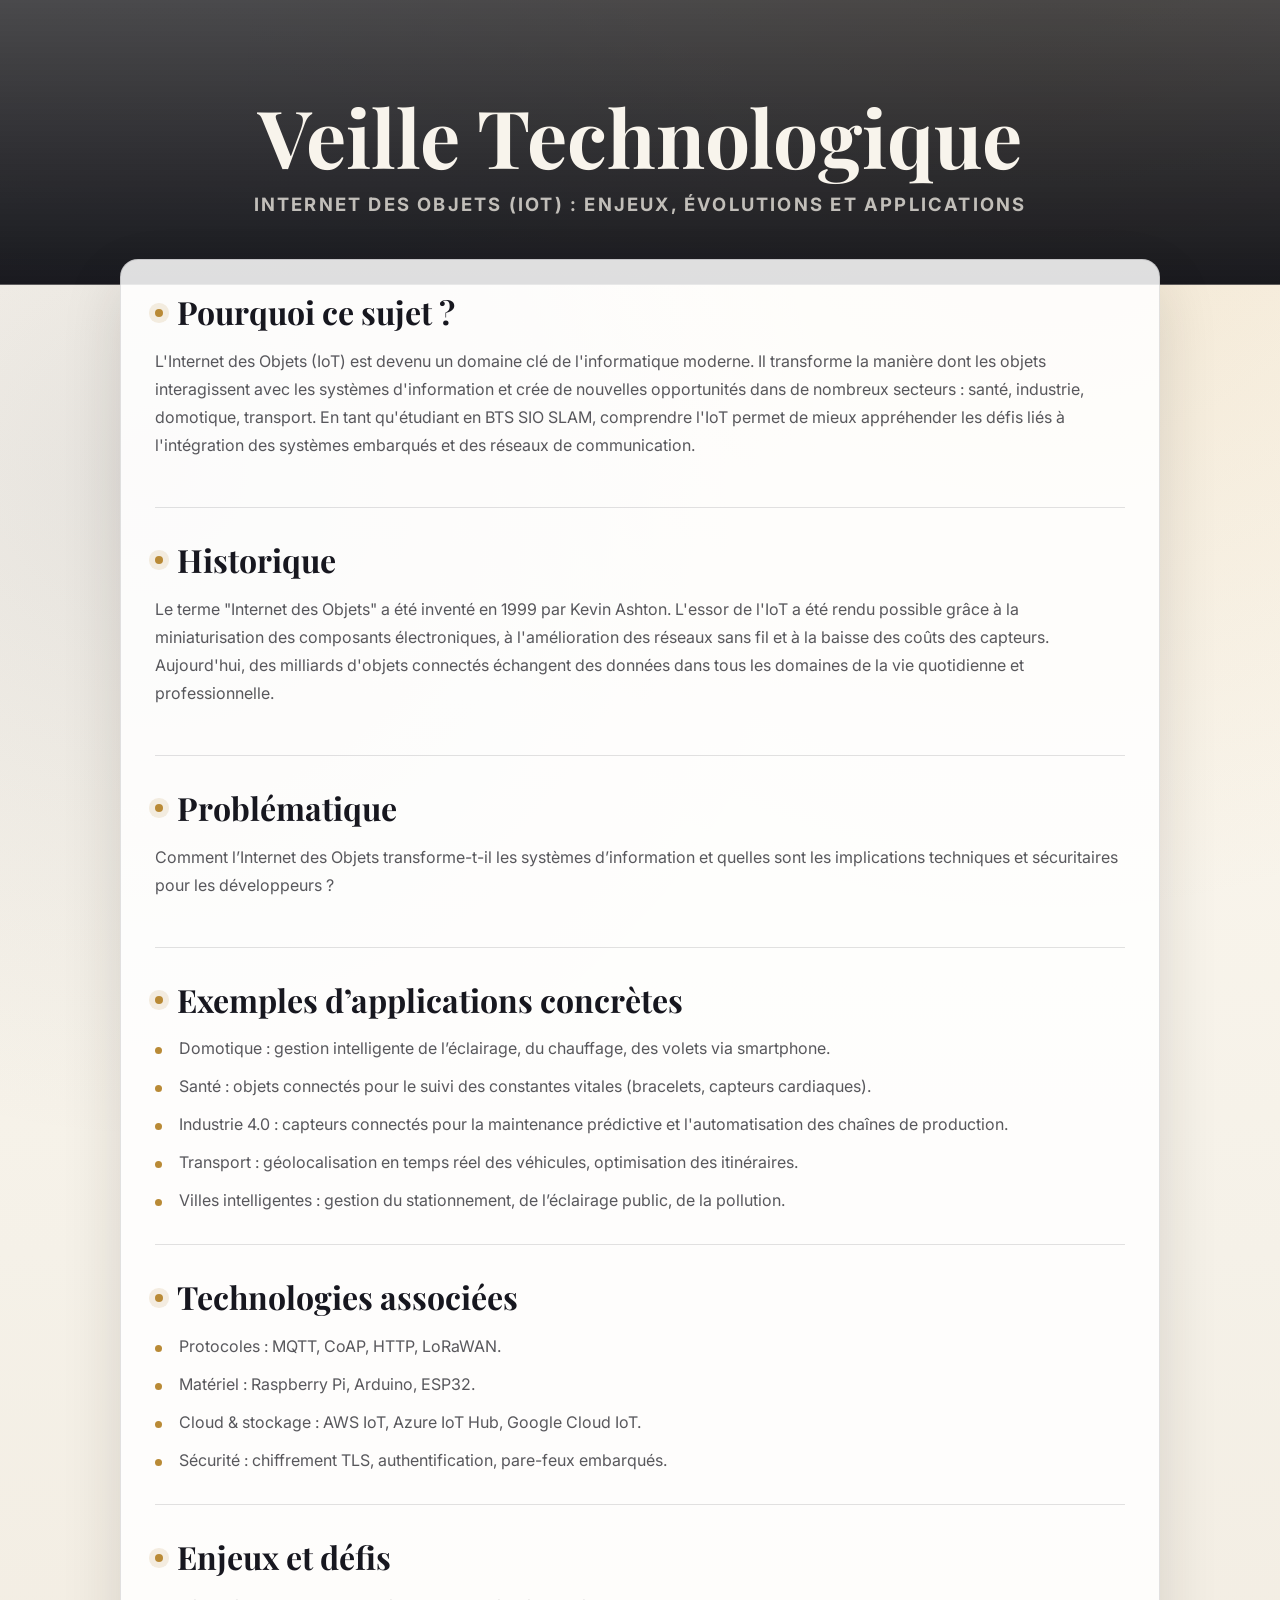
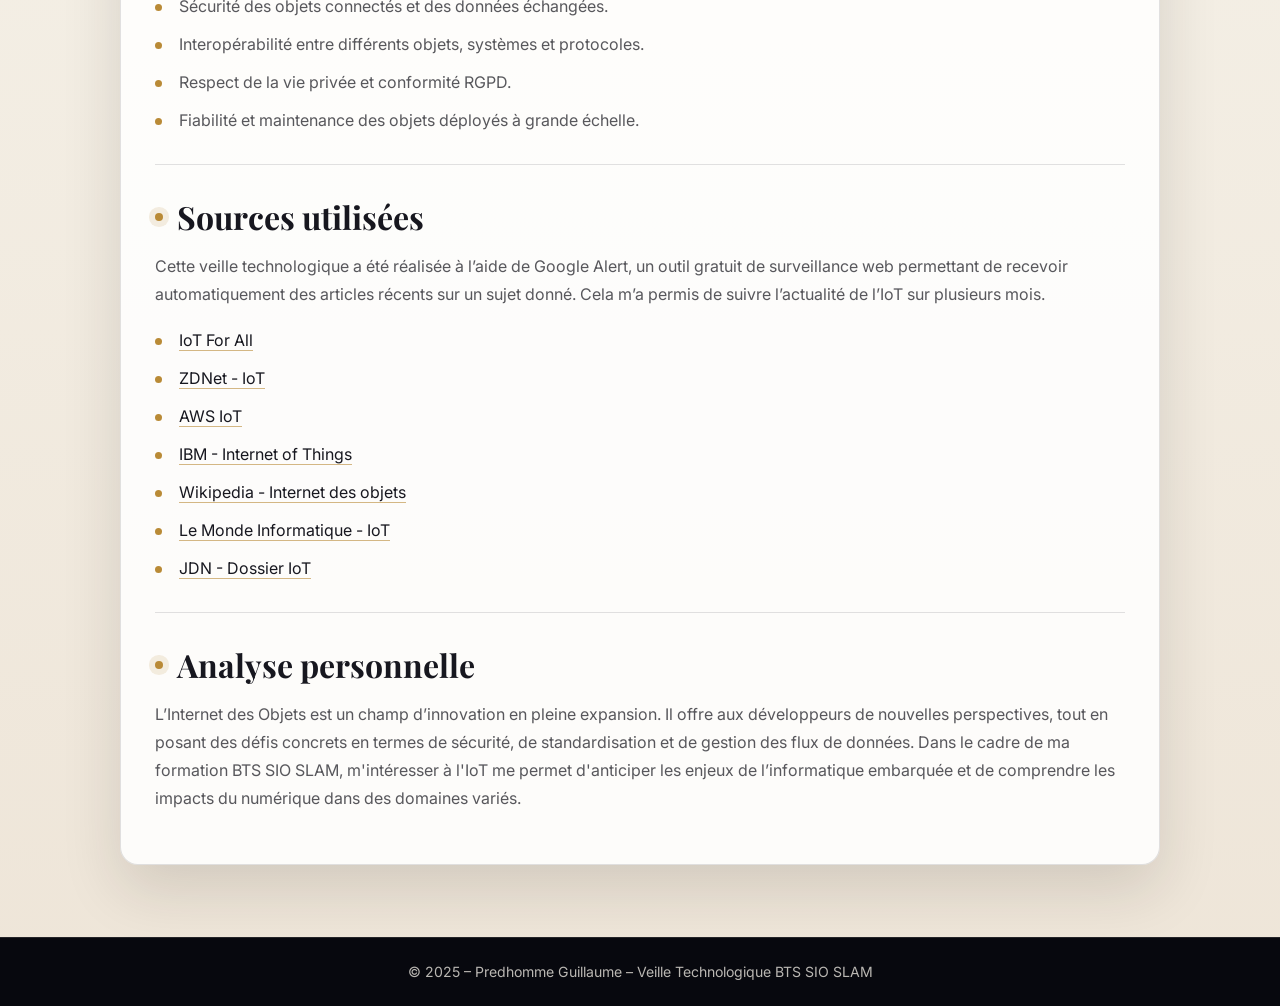
<file: Veilles technologique.html>
<!DOCTYPE html>
<html lang="fr">
<head>
  <meta charset="UTF-8">
  <title>Veille Technologique - Internet des Objets (IoT)</title>
  <meta name="viewport" content="width=device-width, initial-scale=1.0">
  <link rel="stylesheet" href="CSS veilles technologique.css">
</head>

<body>
  <header>
    <h1>Veille Technologique</h1>
    <h2>Internet des Objets (IoT) : Enjeux, Évolutions et Applications</h2>
  </header>

  <main>
    <section id="motivation">
      <h3>Pourquoi ce sujet ?</h3>
      <p>
        L'Internet des Objets (IoT) est devenu un domaine clé de l'informatique moderne. Il transforme la manière dont les objets interagissent avec les systèmes d'information et crée de nouvelles opportunités dans de nombreux secteurs : santé, industrie, domotique, transport. En tant qu'étudiant en BTS SIO SLAM, comprendre l'IoT permet de mieux appréhender les défis liés à l'intégration des systèmes embarqués et des réseaux de communication.
      </p>
    </section>

    <section id="historique">
      <h3>Historique</h3>
      <p>
        Le terme "Internet des Objets" a été inventé en 1999 par Kevin Ashton. L'essor de l'IoT a été rendu possible grâce à la miniaturisation des composants électroniques, à l'amélioration des réseaux sans fil et à la baisse des coûts des capteurs. Aujourd'hui, des milliards d'objets connectés échangent des données dans tous les domaines de la vie quotidienne et professionnelle.
      </p>
    </section>

    <section id="problematique">
      <h3>Problématique</h3>
      <p>
        Comment l’Internet des Objets transforme-t-il les systèmes d’information et quelles sont les implications techniques et sécuritaires pour les développeurs ?
      </p>
    </section>

    <section id="exemples">
      <h3>Exemples d’applications concrètes</h3>
      <ul>
        <li>Domotique : gestion intelligente de l’éclairage, du chauffage, des volets via smartphone.</li>
        <li>Santé : objets connectés pour le suivi des constantes vitales (bracelets, capteurs cardiaques).</li>
        <li>Industrie 4.0 : capteurs connectés pour la maintenance prédictive et l'automatisation des chaînes de production.</li>
        <li>Transport : géolocalisation en temps réel des véhicules, optimisation des itinéraires.</li>
        <li>Villes intelligentes : gestion du stationnement, de l’éclairage public, de la pollution.</li>
      </ul>
    </section>

    <section id="technologies">
      <h3>Technologies associées</h3>
      <ul>
        <li>Protocoles : MQTT, CoAP, HTTP, LoRaWAN.</li>
        <li>Matériel : Raspberry Pi, Arduino, ESP32.</li>
        <li>Cloud & stockage : AWS IoT, Azure IoT Hub, Google Cloud IoT.</li>
        <li>Sécurité : chiffrement TLS, authentification, pare-feux embarqués.</li>
      </ul>
    </section>

    <section id="enjeux">
      <h3>Enjeux et défis</h3>
      <ul>
        <li>Sécurité des objets connectés et des données échangées.</li>
        <li>Interopérabilité entre différents objets, systèmes et protocoles.</li>
        <li>Respect de la vie privée et conformité RGPD.</li>
        <li>Fiabilité et maintenance des objets déployés à grande échelle.</li>
      </ul>
    </section>

    <section id="sources">
      <h3>Sources utilisées</h3>
      <p>
        Cette veille technologique a été réalisée à l’aide de Google Alert, un outil gratuit de surveillance web permettant de recevoir automatiquement des articles récents sur un sujet donné. Cela m’a permis de suivre l’actualité de l’IoT sur plusieurs mois.
      </p>
      <ul>
        <li><a href="https://www.iotforall.com/" target="_blank">IoT For All</a></li>
        <li><a href="https://www.zdnet.com/topic/internet-of-things/" target="_blank">ZDNet - IoT</a></li>
        <li><a href="https://aws.amazon.com/fr/iot/" target="_blank">AWS IoT</a></li>
        <li><a href="https://www.ibm.com/internet-of-things" target="_blank">IBM - Internet of Things</a></li>
        <li><a href="https://fr.wikipedia.org/wiki/Internet_des_objets" target="_blank">Wikipedia - Internet des objets</a></li>
        <li><a href="https://www.lemondeinformatique.fr/actualites/internet-des-objets/" target="_blank">Le Monde Informatique - IoT</a></li>
        <li><a href="https://www.journaldunet.com/web-tech/dictionnaire-de-l-iot/" target="_blank">JDN - Dossier IoT</a></li>
      </ul>
    </section>

    <section id="conclusion">
      <h3>Analyse personnelle</h3>
      <p>
        L’Internet des Objets est un champ d’innovation en pleine expansion. Il offre aux développeurs de nouvelles perspectives, tout en posant des défis concrets en termes de sécurité, de standardisation et de gestion des flux de données. Dans le cadre de ma formation BTS SIO SLAM, m'intéresser à l'IoT me permet d'anticiper les enjeux de l’informatique embarquée et de comprendre les impacts du numérique dans des domaines variés.
      </p>
    </section>
  </main>

  <footer>
    <p>&copy; 2025 – Predhomme Guillaume – Veille Technologique BTS SIO SLAM</p>
  </footer>
</body>
</html>
</file>
<file: CSS portfolio.css>
@import url("https://fonts.googleapis.com/css2?family=Inter:wght@400;500;600;700&family=Playfair+Display:wght@600;700&display=swap");

:root {
  --bg: #f5f1e8;
  --bg-soft: #ebe3d5;
  --panel: rgba(255, 255, 255, 0.82);
  --panel-solid: #fffaf1;
  --text: #17171f;
  --muted: rgba(23, 23, 31, 0.72);
  --subtle: rgba(23, 23, 31, 0.48);
  --line: rgba(23, 23, 31, 0.12);
  --gold: #b98a36;
  --gold-soft: rgba(185, 138, 54, 0.14);
  --dark: #07080e;
  --dark-panel: #11131d;
  --on-dark: #f8f4ec;
  --on-dark-muted: rgba(248, 244, 236, 0.74);
  --shadow: 0 24px 60px rgba(38, 31, 20, 0.14);
  --radius: 18px;
}

*,
*::before,
*::after {
  margin: 0;
  padding: 0;
  box-sizing: border-box;
  text-decoration: none;
}

html {
  scroll-behavior: smooth;
}

body {
  min-height: 100vh;
  font-family: "Inter", "Poppins", system-ui, -apple-system, BlinkMacSystemFont, sans-serif;
  font-size: 16px;
  line-height: 1.75;
  color: var(--text);
  background:
    radial-gradient(circle at 78% 8%, rgba(185, 138, 54, 0.16), transparent 30%),
    radial-gradient(circle at 8% 24%, rgba(55, 65, 92, 0.11), transparent 28%),
    linear-gradient(180deg, #fffaf1 0%, #f5f1e8 44%, #eee5d8 100%),
    var(--bg);
}

body::selection {
  background: var(--gold);
  color: var(--dark);
}

::-webkit-scrollbar {
  width: 7px;
}

::-webkit-scrollbar-track {
  background: #e9dfd0;
}

::-webkit-scrollbar-thumb {
  background: linear-gradient(var(--gold), #d2c2a4);
  border-radius: 999px;
}

.loader_bg {
  position: fixed;
  inset: 0;
  z-index: 9999999;
  display: grid;
  place-items: center;
  background: var(--panel-solid);
}

.loader {
  display: grid;
  place-items: center;
  width: 100%;
  height: 100%;
}

.loader img {
  width: min(280px, 68vw);
  filter: drop-shadow(0 24px 50px rgba(0, 0, 0, 0.65));
}

.max-width {
  width: min(1120px, calc(100% - 40px));
  margin: auto;
}

section {
  position: relative;
  padding: 68px 0;
}

.about,
.services,
.skills,
.projects,
.contact,
.documentations,
footer {
  font-family: "Inter", "Poppins", sans-serif;
}

section .title {
  position: relative;
  width: fit-content;
  margin-bottom: 30px;
  padding-bottom: 13px;
  font-family: "Playfair Display", Georgia, serif;
  font-size: clamp(2rem, 4vw, 3.2rem);
  line-height: 1.05;
  font-weight: 700;
  letter-spacing: 0;
  color: var(--text);
}

section .title::before,
section .title::after {
  content: "";
  position: absolute;
  left: 0;
  bottom: 0;
  height: 2px;
}

section .title::before {
  width: 96px;
  background: linear-gradient(90deg, var(--gold), transparent);
}

section .title::after {
  width: 22px;
  background: var(--text);
  transform: translateY(5px);
  opacity: 0.5;
}

a {
  color: inherit;
}

p {
  color: var(--muted);
}

.navbar {
  position: fixed;
  top: 0;
  left: 0;
  width: 100%;
  z-index: 999;
  padding: 18px 0;
  font-family: "Inter", sans-serif;
  background: linear-gradient(to bottom, rgba(7, 8, 14, 0.94), rgba(7, 8, 14, 0.68), transparent);
  backdrop-filter: blur(18px);
  transition: padding 0.3s ease, background 0.3s ease, border-color 0.3s ease;
}

.navbar.sticky {
  padding: 12px 0;
  background: rgba(7, 8, 14, 0.92);
  border-bottom: 1px solid rgba(248, 244, 236, 0.12);
}

.navbar .max-width {
  display: flex;
  align-items: center;
  justify-content: center;
}

.navbar .logo a {
  color: var(--on-dark);
  font-size: 1.3rem;
  font-weight: 700;
  letter-spacing: 0.08em;
  text-transform: uppercase;
}

.navbar .logo a span {
  color: var(--gold);
}

.navbar .menu {
  display: flex;
  align-items: center;
  justify-content: center;
  gap: clamp(14px, 2.6vw, 34px);
  list-style: none;
}

.navbar .menu li {
  list-style: none;
}

.navbar .menu li a {
  position: relative;
  display: inline-flex;
  align-items: center;
  min-height: 34px;
  color: var(--on-dark);
  font-size: 0.75rem;
  font-weight: 700;
  letter-spacing: 0.17em;
  text-transform: uppercase;
  opacity: 0.82;
  transition: color 0.25s ease, opacity 0.25s ease;
}

.navbar .menu li a::after {
  content: "";
  position: absolute;
  left: 0;
  bottom: 2px;
  width: 0;
  height: 1px;
  background: var(--gold);
  transition: width 0.25s ease;
}

.navbar .menu li a:hover {
  color: var(--gold);
  opacity: 1;
}

.navbar .menu li a:hover::after {
  width: 100%;
}

.menu-btn {
  color: var(--on-dark);
  font-size: 22px;
  cursor: pointer;
  display: none;
}

.scroll-up-btn {
  position: fixed;
  right: 22px;
  bottom: 14px;
  z-index: 9999;
  display: grid;
  place-items: center;
  width: 42px;
  height: 42px;
  color: var(--on-dark);
  background: var(--dark);
  border-radius: 999px;
  box-shadow: var(--shadow);
  font-size: 22px;
  cursor: pointer;
  opacity: 0;
  pointer-events: none;
  transition: transform 0.25s ease, opacity 0.25s ease, bottom 0.25s ease, background 0.25s ease;
}

.scroll-up-btn.show {
  bottom: 28px;
  opacity: 1;
  pointer-events: auto;
}

.scroll-up-btn:hover {
  transform: translateY(-3px);
  color: var(--dark);
  background: var(--gold);
}

.home {
  display: flex;
  align-items: center;
  min-height: 86vh;
  color: var(--on-dark);
  background:
    linear-gradient(90deg, rgba(7, 8, 14, 0.9), rgba(7, 8, 14, 0.48), rgba(7, 8, 14, 0.86)),
    url("https://images.unsplash.com/photo-1515879218367-8466d910aaa4?auto=format&fit=crop&w=1800&q=80") center / cover no-repeat fixed;
  font-family: "Inter", sans-serif;
}

.home::after {
  content: "";
  position: absolute;
  inset: auto 0 0;
  height: 24%;
  background: linear-gradient(
    to bottom,
    transparent 0%,
    rgba(245, 241, 232, 0.22) 58%,
    rgba(245, 241, 232, 0.82) 100%
  );
  pointer-events: none;
}

.home .max-width {
  position: relative;
  z-index: 1;
  width: min(1120px, calc(100% - 40px));
}

.home .home-content {
  max-width: 760px;
  animation: riseIn 0.85s ease both;
}

.home .home-content .text-1,
.home .home-content .text-3 {
  color: var(--on-dark-muted);
  font-size: clamp(0.82rem, 1.8vw, 1rem);
  font-weight: 700;
  letter-spacing: 0.18em;
  text-transform: uppercase;
}

.home .home-content .text-1 {
  margin-bottom: 12px;
}

.home .home-content .text-2 {
  max-width: 900px;
  margin-left: 0;
  font-family: "Playfair Display", Georgia, serif;
  font-size: clamp(3rem, 8vw, 6.6rem);
  font-weight: 700;
  line-height: 0.98;
  letter-spacing: 0;
}

.home .home-content .text-3 {
  max-width: 680px;
  margin: 18px 0 0;
}

.home .home-content .text-3 span {
  color: var(--gold);
  background: none;
  -webkit-text-fill-color: currentColor;
}

.home .home-content a,
.about .about-content .right a,
.skills .skills-content .left a,
.right form .button-area button,
#contact-form .btn,
input[type="submit"].btn {
  display: inline-flex;
  align-items: center;
  justify-content: center;
  min-height: 46px;
  margin-top: 24px;
  padding: 0 24px;
  color: var(--on-dark);
  background: var(--dark);
  border: 1px solid var(--dark);
  border-radius: 999px;
  font-family: "Inter", sans-serif;
  font-size: 0.78rem;
  font-weight: 800;
  letter-spacing: 0.13em;
  text-transform: uppercase;
  cursor: pointer;
  transition: transform 0.25s ease, background 0.25s ease, border-color 0.25s ease, color 0.25s ease;
}

.home .home-content a:hover,
.about .about-content .right a:hover,
.skills .skills-content .left a:hover,
.right form .button-area button:hover,
#contact-form .btn:hover,
input[type="submit"].btn:hover {
  color: var(--dark);
  background: var(--gold);
  border-color: var(--gold);
  transform: translateY(-3px);
  animation: none;
}

.home .home-content a {
  color: var(--dark);
  background: var(--on-dark);
  border-color: var(--on-dark);
}

.about,
.skills,
.contact,
.documentations {
  background:
    linear-gradient(180deg, rgba(255, 255, 255, 0.48), transparent 28%),
    radial-gradient(circle at top left, rgba(185, 138, 54, 0.13), transparent 34%),
    var(--bg);
}

.about .about-content,
.skills .skills-content,
.contact .contact-content {
  display: grid;
  grid-template-columns: minmax(0, 0.9fr) minmax(0, 1.1fr);
  gap: 32px;
  align-items: center;
}

.about .about-content .left,
.about .about-content .right {
  width: auto;
}

.about .about-content .left {
  display: flex;
  justify-content: flex-start;
}

.about .about-content .left img {
  display: block;
  width: min(100%, 390px);
  height: auto;
  aspect-ratio: 1 / 1.12;
  object-fit: cover;
  border-radius: var(--radius);
  border: 1px solid rgba(185, 138, 54, 0.28);
  box-shadow: var(--shadow);
  background: #fff;
  padding: 8px;
}

.about .about-content .right {
  padding: 24px;
  border: 1px solid var(--line);
  border-radius: var(--radius);
  background:
    linear-gradient(145deg, rgba(255, 255, 255, 0.94), rgba(255, 250, 241, 0.72));
  box-shadow: var(--shadow);
}

.about .about-content .right .text,
.skills .skills-content .left .text,
.contact .contact-content .text {
  margin-bottom: 8px;
  color: var(--text);
  font-size: 1rem;
  font-weight: 800;
  letter-spacing: 0.08em;
  text-transform: uppercase;
}

.about .about-content .right .text span {
  color: var(--gold);
  background: none;
  -webkit-text-fill-color: currentColor;
}

.about .about-content .right p,
.skills .skills-content .left p,
.contact .contact-content .left p {
  text-align: left;
}

.services,
.projects {
  color: var(--text);
  background:
    radial-gradient(circle at top right, rgba(185, 138, 54, 0.15), transparent 32%),
    linear-gradient(180deg, #eee4d4 0%, #f8f3eb 48%, #eee4d4 100%);
}

.services .serv-content {
  display: grid;
  grid-template-columns: minmax(0, 1fr);
  gap: 22px;
}

.services .serv-content .card,
.projects .carousel .card {
  width: 100%;
  overflow: hidden;
  text-align: left;
  background: var(--panel);
  border: 1px solid var(--line);
  border-radius: var(--radius);
  box-shadow: var(--shadow);
  cursor: default;
  transition: transform 0.3s ease, border-color 0.3s ease, background 0.3s ease, box-shadow 0.3s ease;
}

.services .serv-content .card {
  padding: 0;
}

.services .serv-content .card .box,
.projects .carousel .card .box {
  padding: 24px;
  transition: transform 0.3s ease;
}

.services .serv-content .card:hover,
.projects .carousel .card:hover {
  background: rgba(255, 255, 255, 0.96);
  border-color: rgba(185, 138, 54, 0.42);
  box-shadow: 0 30px 70px rgba(38, 31, 20, 0.18);
  transform: translateY(-8px);
}

.services .serv-content .card:hover .box,
.projects .carousel .card:hover .box {
  transform: none;
}

.services .serv-content .card i {
  display: grid;
  place-items: center;
  width: 48px;
  height: 48px;
  margin-bottom: 14px;
  color: var(--gold);
  background: var(--gold-soft);
  border: 1px solid rgba(185, 138, 54, 0.22);
  border-radius: 999px;
  font-size: 24px;
  -webkit-text-fill-color: currentColor;
  transition: transform 0.3s ease, background 0.3s ease;
}

.services .serv-content .card:hover i {
  color: var(--gold);
  background: rgba(185, 138, 54, 0.2);
  transform: translateY(-2px);
}

.services .serv-content .card .text,
.projects .carousel .card .text {
  margin: 0 0 8px;
  color: var(--text);
  font-size: 1.35rem;
  font-weight: 800;
  letter-spacing: 0;
}

.services .serv-content .card p {
  color: var(--muted);
  line-height: 1.65;
}

.skills .skills-content {
  align-items: start;
}

.skills .skills-content .column,
.contact .contact-content .column {
  width: auto;
}

.skills .skills-content .left,
.skills .skills-content .right,
.contact .contact-content .left,
.contact .contact-content .right,
.documentations-content {
  padding: 22px;
  border: 1px solid var(--line);
  border-radius: var(--radius);
  background: var(--panel);
  box-shadow: var(--shadow);
  backdrop-filter: blur(14px);
}

.projects-list {
  display: grid;
  gap: 10px;
  margin: 0;
  padding: 0;
  list-style: none;
}

.intern,
.project,
.projet {
  position: relative;
  margin: 0 0 10px 0;
  padding-left: 24px;
  color: var(--muted);
  list-style: none;
}

.projet {
  display: grid;
  grid-template-columns: minmax(0, 1fr) auto;
  column-gap: 16px;
  row-gap: 8px;
  align-items: center;
  min-height: 34px;
}

.skills .projet a {
  justify-self: end;
  display: inline-flex;
  align-items: center;
  justify-content: center;
  min-height: 30px;
  padding: 4px 12px;
  color: var(--text);
  background: rgba(185, 138, 54, 0.1);
  border: 1px solid rgba(185, 138, 54, 0.34);
  border-radius: 999px;
  font-size: 0.76rem;
  font-weight: 800;
  letter-spacing: 0.08em;
  line-height: 1.2;
  text-transform: uppercase;
  white-space: nowrap;
}

.skills .projet a:hover {
  color: #fff;
  background: var(--gold);
  border-color: var(--gold);
}

.intern::before,
.project::before,
.projet::before {
  content: "";
  position: absolute;
  left: 0;
  top: 0.78em;
  width: 8px;
  height: 8px;
  background: var(--gold);
  border-radius: 999px;
  box-shadow: 0 0 0 5px var(--gold-soft);
}

.skills a,
.documentations-content a,
.contact a {
  color: var(--text);
  border-bottom: 1px solid rgba(185, 138, 54, 0.6);
  transition: color 0.25s ease, border-color 0.25s ease;
}

.skills a:hover,
.documentations-content a:hover,
.contact a:hover {
  color: var(--gold);
  border-color: var(--gold);
}

.skills .skills-content .right {
  display: grid;
  gap: 14px;
}

.skills .skills-content .right .bars {
  position: relative;
  overflow: hidden;
  margin-bottom: 0;
  padding: 16px;
  background:
    linear-gradient(135deg, rgba(255, 255, 255, 0.88), rgba(255, 250, 241, 0.6)),
    radial-gradient(circle at top right, rgba(185, 138, 54, 0.16), transparent 34%);
  border: 1px solid rgba(23, 23, 31, 0.1);
  border-radius: 16px;
  box-shadow: 0 16px 36px rgba(38, 31, 20, 0.08);
  transition: transform 0.25s ease, border-color 0.25s ease, box-shadow 0.25s ease;
}

.skills .skills-content .right .bars::after {
  content: "";
  position: absolute;
  inset: 0;
  background: linear-gradient(110deg, transparent 0%, rgba(255, 255, 255, 0.42) 45%, transparent 70%);
  transform: translateX(-120%);
  animation: skillSheen 3.6s ease-in-out infinite;
  pointer-events: none;
}

.skills .skills-content .right .bars:hover {
  transform: translateY(-4px);
  border-color: rgba(185, 138, 54, 0.34);
  box-shadow: 0 22px 44px rgba(38, 31, 20, 0.13);
}

.skills .skills-content .right .info {
  position: relative;
  z-index: 1;
  display: flex;
  align-items: center;
  justify-content: space-between;
  gap: 16px;
  margin-bottom: 12px;
  color: var(--text);
}

.skills .skills-content .right span {
  font-weight: 850;
  font-size: 0.88rem;
  letter-spacing: 0.1em;
  text-transform: uppercase;
}

.skills .skills-content .right .info span:last-child {
  min-width: 56px;
  padding: 4px 10px;
  color: #fff;
  background: var(--dark);
  border: 1px solid rgba(185, 138, 54, 0.32);
  border-radius: 999px;
  text-align: center;
  font-size: 0.76rem;
  letter-spacing: 0.06em;
}

.skills .skills-content .right .line {
  position: relative;
  z-index: 1;
  --level: 0%;
  width: 100%;
  height: 12px;
  overflow: hidden;
  background: rgba(185, 138, 54, 0.14);
  border: 1px solid rgba(185, 138, 54, 0.18);
  border-radius: 999px;
}

.skills .skills-content .right .line::before {
  content: "";
  position: absolute;
  inset: 0 auto 0 0;
  width: var(--level);
  background:
    repeating-linear-gradient(45deg, rgba(255, 255, 255, 0.24) 0 8px, transparent 8px 14px),
    linear-gradient(90deg, #8f641d 0%, var(--gold) 55%, #f3d68d 100%);
  border-radius: inherit;
  box-shadow: 0 0 18px rgba(185, 138, 54, 0.34);
  animation: fillBar 1.25s cubic-bezier(0.22, 1, 0.36, 1) both;
}

.skills .skills-content .right .bars:nth-child(1) .line::before {
  animation-delay: 0.05s;
}

.skills .skills-content .right .bars:nth-child(2) .line::before {
  animation-delay: 0.16s;
}

.skills .skills-content .right .bars:nth-child(3) .line::before {
  animation-delay: 0.27s;
}

.skills .skills-content .right .bars:nth-child(4) .line::before {
  animation-delay: 0.38s;
}

.skills .skills-content .right .line.python {
  --level: 90%;
}

.skills .skills-content .right .line.html {
  --level: 80%;
}

.skills .skills-content .right .line.css {
  --level: 60%;
}

.skills .skills-content .right .line.js {
  --level: 70%;
}

.projects .carousel .card {
  padding: 0;
  text-align: center;
}

.projects .carousel .card img {
  width: 150px;
  height: 150px;
  object-fit: cover;
  border: 3px solid rgba(185, 138, 54, 0.5);
  border-radius: 50%;
  transition: transform 0.3s ease, border-color 0.3s ease;
}

.projects .carousel .card:hover img {
  border-color: var(--gold);
  transform: scale(1.04);
}

.owl-dots {
  margin-top: 26px;
  text-align: center;
}

.owl-dot {
  width: 10px;
  height: 10px;
  margin: 0 5px;
  border: 1px solid rgba(185, 138, 54, 0.5) !important;
  border-radius: 999px;
  outline: none !important;
  transition: all 0.25s ease;
}

.owl-dot.active {
  width: 34px;
}

.owl-dot.active,
.owl-dot:hover {
  background: var(--gold) !important;
}

.documentations {
  text-align: left;
}

.documentations .max-width {
  max-width: 1120px;
}

.documentations-content ul {
  display: grid;
  gap: 12px;
  list-style: none;
}

.documentations-content ul li a {
  display: inline-flex;
  align-items: center;
  min-height: 38px;
  font-size: 1rem;
  font-weight: 800;
  letter-spacing: 0.08em;
  text-transform: uppercase;
}

.contact .contact-content {
  align-items: start;
}

.contact .contact-content .left .icons {
  display: grid;
  gap: 10px;
  margin: 18px 0;
}

.contact .contact-content .row {
  display: flex;
  align-items: center;
  min-height: 48px;
}

.contact .contact-content .row .info {
  margin-left: 18px;
}

.contact .contact-content .row i {
  display: grid;
  place-items: center;
  width: 38px;
  height: 38px;
  flex: 0 0 38px;
  color: var(--gold);
  background: var(--gold-soft);
  border: 1px solid rgba(185, 138, 54, 0.24);
  border-radius: 999px;
  font-size: 16px;
}

.contact .contact-content .row i.fa-solid::before {
  content: "\f0e0";
  font-family: "Font Awesome 6 Free", "Font Awesome 5 Free";
  font-weight: 900;
}

.contact .contact-content .icons .row:first-child::before {
  content: "\f3c5";
  display: grid;
  place-items: center;
  width: 38px;
  height: 38px;
  flex: 0 0 38px;
  color: var(--gold);
  background: var(--gold-soft);
  border: 1px solid rgba(185, 138, 54, 0.24);
  border-radius: 999px;
  font-family: "Font Awesome 6 Free", "Font Awesome 5 Free";
  font-size: 16px;
  font-weight: 900;
}

.contact .contact-content .info .head {
  color: var(--text);
  font-size: 0.78rem;
  font-weight: 800;
  letter-spacing: 0.12em;
  text-transform: uppercase;
}

.contact .contact-content .info .sub-title,
.contact .contact-content .info .sub-title a {
  color: var(--muted) !important;
}

#contact-form {
  display: grid;
  gap: 12px;
}

.contact .right form .field,
.contact .right form .fields .field,
#contact-form .field {
  width: 100%;
  min-height: 48px;
  margin-bottom: 0;
  padding: 0 16px;
  color: var(--text);
  background: rgba(255, 255, 255, 0.72);
  border: 1px solid var(--line);
  border-radius: 999px;
  outline: none;
  font-family: inherit;
  font-size: 0.95rem;
  transition: border-color 0.25s ease, box-shadow 0.25s ease, background 0.25s ease;
}

#contact-form textarea.field,
.contact .right form textarea.field,
.contact .right form .textarea textarea {
  min-height: 128px;
  padding: 14px 16px;
  border-radius: 18px;
  resize: vertical;
}

.contact .right form .field::placeholder,
#contact-form .field::placeholder {
  color: var(--subtle);
}

.contact .right form .field:focus,
.contact .right form .textarea textarea:focus,
#contact-form .field:focus {
  background: #fff;
  border-color: rgba(185, 138, 54, 0.78);
  box-shadow: 0 0 0 3px rgba(185, 138, 54, 0.12);
}

#contact-form .btn,
input[type="submit"].btn {
  width: fit-content;
}

.social-menu ul {
  display: flex;
  flex-wrap: wrap;
  gap: 10px;
  transform: none;
  list-style: none;
}

.social-menu ul li {
  margin: 0;
  list-style: none;
}

.social-menu ul li a {
  position: relative;
  display: grid;
  place-items: center;
  width: 48px;
  height: 48px;
  color: var(--text);
  background: rgba(255, 255, 255, 0.72);
  border: 1px solid var(--line);
  border-radius: 999px;
  box-shadow: none;
  transition: transform 0.25s ease, background 0.25s ease, border-color 0.25s ease;
}

.social-menu ul li .fab {
  color: inherit;
  font-size: 22px;
  line-height: 1;
}

.social-menu ul li a:hover {
  color: #fff;
  background: var(--gold);
  border-color: var(--gold);
  transform: translateY(-4px);
}

.col-4 {
  background: var(--panel-solid);
}

.rights {
  position: static;
}

footer {
  padding: 20px 0;
  color: var(--on-dark-muted);
  background: var(--dark);
  border-top: 1px solid rgba(248, 244, 236, 0.12);
  text-align: center;
}

footer span a {
  color: var(--gold);
}

footer span a:hover {
  text-decoration: underline;
}

@keyframes riseIn {
  from {
    opacity: 0;
    transform: translateY(18px);
  }

  to {
    opacity: 1;
    transform: translateY(0);
  }
}

@keyframes fillBar {
  from {
    transform: scaleX(0);
    transform-origin: left;
  }

  to {
    transform: scaleX(1);
    transform-origin: left;
  }
}

@keyframes skillSheen {
  0%,
  46% {
    transform: translateX(-120%);
  }

  72%,
  100% {
    transform: translateX(120%);
  }
}

@media (max-width: 1104px) {
  section {
    padding: 62px 0;
  }
}

@media (max-width: 947px) {
  .menu-btn {
    display: block;
    z-index: 1000;
  }

  .menu-btn i.active:before {
    content: "\f00d";
  }

  .navbar .max-width {
    justify-content: flex-end;
  }

  .navbar .menu {
    position: fixed;
    top: 0;
    left: -100%;
    display: flex;
    flex-direction: column;
    justify-content: center;
    width: 100%;
    height: 100vh;
    padding: 80px 28px;
    background: rgba(7, 8, 14, 0.98);
    border-right: 1px solid rgba(248, 244, 236, 0.12);
    transition: left 0.3s ease;
  }

  .navbar .menu.active {
    left: 0;
  }

  .navbar .menu li a {
    min-height: 48px;
    font-size: 1rem;
  }

  .about .about-content,
  .skills .skills-content,
  .contact .contact-content {
    grid-template-columns: 1fr;
    gap: 28px;
  }

  .about .about-content .left {
    justify-content: center;
  }

  .about .about-content .left img {
    width: min(100%, 340px);
  }
}

@media (max-width: 690px) {
  .max-width,
  .home .max-width {
    width: min(100% - 28px, 1120px);
  }

  section {
    padding: 56px 0;
  }

  .home {
    min-height: 92vh;
    background-attachment: scroll;
  }

  .home .home-content .text-2 {
    font-size: clamp(2.7rem, 15vw, 4.6rem);
  }

  .about .about-content .right,
  .skills .skills-content .left,
  .skills .skills-content .right,
  .contact .contact-content .left,
  .contact .contact-content .right,
  .documentations-content,
  .services .serv-content .card .box {
    padding: 20px;
  }
}

@media (max-width: 500px) {
  body {
    font-size: 15px;
  }

  .projet {
    grid-template-columns: 1fr;
  }

  .skills .projet a {
    justify-self: start;
  }

  section .title {
    font-size: 2rem;
  }

  .contact .right form .fields {
    flex-direction: column;
  }

  .contact .right form .name,
  .contact .right form .email {
    margin: 0;
  }

  .scroll-up-btn {
    right: 14px;
    width: 38px;
    height: 38px;
    font-size: 20px;
  }
}
</file>
<file: CSS veilles juridique.css>
@import url("https://fonts.googleapis.com/css2?family=Inter:wght@400;500;600;700&family=Playfair+Display:wght@600;700&display=swap");

:root {
  --bg: #f5f1e8;
  --panel: rgba(255, 255, 255, 0.86);
  --text: #17171f;
  --muted: rgba(23, 23, 31, 0.72);
  --line: rgba(23, 23, 31, 0.12);
  --gold: #b98a36;
  --gold-soft: rgba(185, 138, 54, 0.14);
  --dark: #07080e;
  --on-dark: #f8f4ec;
  --on-dark-muted: rgba(248, 244, 236, 0.74);
  --shadow: 0 24px 60px rgba(38, 31, 20, 0.14);
}

*,
*::before,
*::after {
  margin: 0;
  padding: 0;
  box-sizing: border-box;
}

html {
  scroll-behavior: smooth;
}

body {
  min-height: 100vh;
  font-family: "Inter", system-ui, -apple-system, BlinkMacSystemFont, sans-serif;
  line-height: 1.75;
  color: var(--text);
  background:
    radial-gradient(circle at 82% 4%, rgba(185, 138, 54, 0.16), transparent 30%),
    radial-gradient(circle at 12% 18%, rgba(55, 65, 92, 0.11), transparent 28%),
    linear-gradient(180deg, #fffaf1 0%, #f5f1e8 48%, #eee5d8 100%),
    var(--bg);
}

header {
  padding: 90px 20px 56px;
  color: var(--on-dark);
  background:
    linear-gradient(rgba(7, 8, 14, 0.72), rgba(7, 8, 14, 0.92)),
    url("https://images.unsplash.com/photo-1589829545856-d10d557cf95f?auto=format&fit=crop&w=1800&q=80") center / cover no-repeat;
  border-bottom: 1px solid rgba(248, 244, 236, 0.12);
  text-align: center;
}

header h1 {
  margin: 0;
  font-family: "Playfair Display", Georgia, serif;
  font-size: clamp(2.5rem, 7vw, 5rem);
  line-height: 1;
  letter-spacing: 0;
}

nav {
  position: sticky;
  top: 0;
  z-index: 5;
  padding: 14px 20px;
  background: rgba(7, 8, 14, 0.9);
  border-bottom: 1px solid rgba(248, 244, 236, 0.12);
  backdrop-filter: blur(16px);
}

nav ul {
  display: flex;
  flex-wrap: wrap;
  justify-content: center;
  gap: 12px 26px;
  list-style: none;
  margin: 0;
  padding: 0;
}

nav li {
  display: inline-flex;
  margin-right: 0;
}

nav a {
  position: relative;
  color: var(--on-dark);
  font-size: 0.78rem;
  font-weight: 800;
  letter-spacing: 0.14em;
  text-decoration: none;
  text-transform: uppercase;
  opacity: 0.84;
  transition: color 0.25s ease, opacity 0.25s ease;
}

nav a::after {
  content: "";
  position: absolute;
  left: 0;
  bottom: -4px;
  width: 0;
  height: 1px;
  background: var(--gold);
  transition: width 0.25s ease;
}

nav a:hover {
  color: var(--gold);
  opacity: 1;
  text-decoration: none;
}

nav a:hover::after {
  width: 100%;
}

main {
  width: min(1040px, calc(100% - 40px));
  margin: 54px auto 72px;
  padding: 34px;
  background: var(--panel);
  border: 1px solid var(--line);
  border-radius: 18px;
  box-shadow: var(--shadow);
}

section {
  margin-bottom: 34px;
  padding-bottom: 30px;
  border-bottom: 1px solid var(--line);
}

section:last-child {
  margin-bottom: 0;
  padding-bottom: 0;
  border-bottom: 0;
}

section h2 {
  position: relative;
  margin-bottom: 18px;
  padding-left: 22px;
  color: var(--text);
  font-family: "Playfair Display", Georgia, serif;
  font-size: clamp(1.45rem, 3vw, 2.15rem);
  line-height: 1.15;
}

section h2::before {
  content: "";
  position: absolute;
  left: 0;
  top: 0.45em;
  width: 8px;
  height: 8px;
  background: var(--gold);
  border-radius: 999px;
  box-shadow: 0 0 0 6px var(--gold-soft);
}

section p {
  margin-bottom: 20px;
  color: var(--muted);
}

section ul {
  display: grid;
  gap: 10px;
  margin: 16px 0 0;
  padding: 0;
  list-style: none;
}

section li {
  position: relative;
  margin-bottom: 0;
  padding-left: 24px;
  color: var(--muted);
}

section li::before {
  content: "";
  position: absolute;
  left: 0;
  top: 0.78em;
  width: 7px;
  height: 7px;
  background: var(--gold);
  border-radius: 999px;
}

a {
  color: var(--text);
  text-decoration: none;
  border-bottom: 1px solid rgba(185, 138, 54, 0.6);
  transition: color 0.25s ease, border-color 0.25s ease;
}

a:hover {
  color: var(--gold);
  border-color: var(--gold);
}

footer {
  padding: 22px 20px;
  color: var(--on-dark-muted);
  background: var(--dark);
  border-top: 1px solid rgba(248, 244, 236, 0.12);
  text-align: center;
}

footer p {
  margin: 0;
  font-size: 0.88rem;
}

@media (max-width: 700px) {
  header {
    padding: 74px 18px 48px;
  }

  nav {
    position: relative;
  }

  main {
    width: min(100% - 28px, 1040px);
    margin: 38px auto 52px;
    padding: 24px;
  }
}
</file>
<file: CSS veilles technologique.css>
@import url("https://fonts.googleapis.com/css2?family=Inter:wght@400;500;600;700&family=Playfair+Display:wght@600;700&display=swap");

:root {
  --bg: #f5f1e8;
  --panel: rgba(255, 255, 255, 0.86);
  --text: #17171f;
  --muted: rgba(23, 23, 31, 0.72);
  --line: rgba(23, 23, 31, 0.12);
  --gold: #b98a36;
  --gold-soft: rgba(185, 138, 54, 0.14);
  --dark: #07080e;
  --on-dark: #f8f4ec;
  --on-dark-muted: rgba(248, 244, 236, 0.74);
  --shadow: 0 24px 60px rgba(38, 31, 20, 0.14);
}

*,
*::before,
*::after {
  margin: 0;
  padding: 0;
  box-sizing: border-box;
}

html {
  scroll-behavior: smooth;
}

body {
  min-height: 100vh;
  padding-bottom: 0;
  font-family: "Inter", system-ui, -apple-system, BlinkMacSystemFont, sans-serif;
  line-height: 1.75;
  color: var(--text);
  background:
    radial-gradient(circle at 82% 4%, rgba(185, 138, 54, 0.16), transparent 30%),
    radial-gradient(circle at 12% 18%, rgba(55, 65, 92, 0.11), transparent 28%),
    linear-gradient(180deg, #fffaf1 0%, #f5f1e8 48%, #eee5d8 100%),
    var(--bg);
}

header {
  padding: 96px 20px 64px;
  text-align: center;
  color: var(--on-dark);
  background:
    linear-gradient(rgba(7, 8, 14, 0.72), rgba(7, 8, 14, 0.92)),
    url("https://images.unsplash.com/photo-1518770660439-4636190af475?auto=format&fit=crop&w=1800&q=80") center / cover no-repeat;
  border-bottom: 1px solid rgba(248, 244, 236, 0.12);
  box-shadow: none;
}

header h1 {
  margin-bottom: 12px;
  font-family: "Playfair Display", Georgia, serif;
  font-size: clamp(2.5rem, 7vw, 5rem);
  line-height: 1;
  letter-spacing: 0;
}

header h2 {
  max-width: 860px;
  margin: 0 auto;
  color: var(--on-dark-muted);
  font-size: clamp(0.95rem, 2vw, 1.15rem);
  font-weight: 700;
  letter-spacing: 0.12em;
  text-transform: uppercase;
}

main {
  width: min(1040px, calc(100% - 40px));
  margin: -26px auto 72px;
  padding: 34px;
  background: var(--panel);
  border: 1px solid var(--line);
  border-radius: 18px;
  box-shadow: var(--shadow);
}

section {
  position: relative;
  margin-bottom: 34px;
  padding: 0 0 30px;
  border-bottom: 1px solid var(--line);
}

section:last-child {
  margin-bottom: 0;
  padding-bottom: 0;
  border-bottom: 0;
}

section h3 {
  position: relative;
  margin-bottom: 16px;
  padding-left: 22px;
  color: var(--text);
  font-family: "Playfair Display", Georgia, serif;
  font-size: clamp(1.35rem, 3vw, 2rem);
  line-height: 1.15;
  border-left: 0;
}

section h3::before {
  content: "";
  position: absolute;
  left: 0;
  top: 0.45em;
  width: 8px;
  height: 8px;
  background: var(--gold);
  border-radius: 999px;
  box-shadow: 0 0 0 6px var(--gold-soft);
}

section p {
  margin-bottom: 18px;
  color: var(--muted);
}

ul {
  display: grid;
  gap: 10px;
  margin: 16px 0 0;
  list-style: none;
}

ul li {
  position: relative;
  margin-bottom: 0;
  padding-left: 24px;
  color: var(--muted);
}

ul li::before {
  content: "";
  position: absolute;
  left: 0;
  top: 0.78em;
  width: 7px;
  height: 7px;
  background: var(--gold);
  border-radius: 999px;
}

table {
  width: 100%;
  margin-top: 18px;
  overflow: hidden;
  border-collapse: collapse;
  border: 1px solid var(--line);
  border-radius: 14px;
}

table th,
table td {
  padding: 13px;
  color: var(--muted);
  border: 1px solid var(--line);
  text-align: left;
}

table th {
  color: var(--text);
  background: rgba(185, 138, 54, 0.12);
  font-weight: 800;
}

table tr:nth-child(even) {
  background: rgba(23, 23, 31, 0.03);
}

table tr:hover {
  background: rgba(185, 138, 54, 0.08);
}

a {
  color: var(--text);
  text-decoration: none;
  border-bottom: 1px solid rgba(185, 138, 54, 0.6);
  transition: color 0.25s ease, border-color 0.25s ease;
}

a:hover {
  color: var(--gold);
  border-color: var(--gold);
}

footer {
  width: 100%;
  padding: 22px 20px;
  color: var(--on-dark-muted);
  background: var(--dark);
  border-top: 1px solid rgba(248, 244, 236, 0.12);
  text-align: center;
  font-size: 0.88rem;
}

@media (max-width: 700px) {
  header {
    padding: 76px 18px 52px;
  }

  main {
    width: min(100% - 28px, 1040px);
    margin-bottom: 50px;
    padding: 24px;
  }
}
</file>
